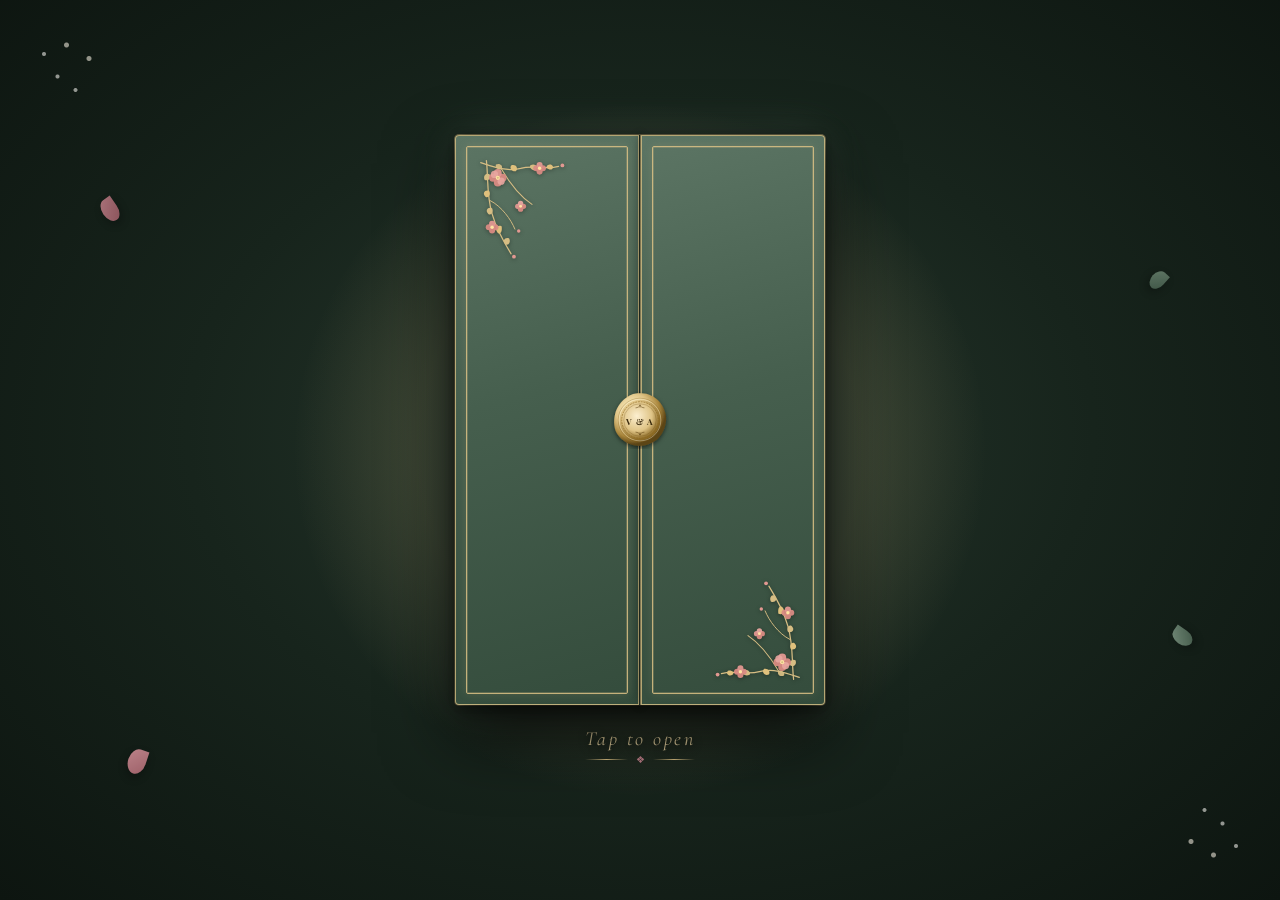
<file: index.html>
﻿<!DOCTYPE html>
<html lang="en">

<head>
    <meta charset="UTF-8">
    <meta name="viewport" content="width=device-width, initial-scale=1.0, maximum-scale=1.0, user-scalable=no">
    <title>Wedding Invitation — Arshitha & Vivek</title>
    <meta name="description"
        content="Interactive Digital Wedding Invitation for the wedding celebration of Arshitha & Vivek. Join us on 1st July 2026.">

    <!-- Google Fonts -->
    <link rel="preconnect" href="https://fonts.googleapis.com">
    <link rel="preconnect" href="https://fonts.gstatic.com" crossorigin>
    <link
        href="https://fonts.googleapis.com/css2?family=Alex+Brush&family=Cinzel:wght@500;600;700&family=Cormorant+Garamond:ital,wght@0,400;0,600;0,700;1,400;1,600&family=Great+Vibes&family=Lato:ital,wght@0,300;0,400;0,700;1,400&family=Playfair+Display:ital,wght@0,400;0,600;0,700;1,400;1,600&family=Poppins:ital,wght@0,300;0,400;0,500;0,600;0,700;1,400&display=swap"
        rel="stylesheet">

    <!-- CSS Stylesheets -->
    <link rel="stylesheet" href="css/main.css">
    <link rel="stylesheet" href="css/animations.css">
    <link rel="stylesheet" href="css/envelope.css">
    <link rel="stylesheet" href="css/events.css">
</head>

<body>

    <!-- Falling Petals Canvas Overlay -->
    <canvas id="petals-canvas"></canvas>

    <!-- Floating Background Music Control Button -->
    <button id="music-toggle-btn" class="music-toggle" aria-label="Toggle Background Music">
        <span class="music-icon">🎵</span>
    </button>

    <!-- Side Navigation Progress Dots -->
    <div class="nav-dots" id="nav-dots">
        <div class="nav-dot active" data-target="screen-welcome" title="Welcome"></div>
        <div class="nav-dot" data-target="screen-couple" title="Couple Intro"></div>
        <div class="nav-dot" data-target="screen-scratch" title="Scratch Reveal"></div>
        <div class="nav-dot" data-target="screen-haldi" title="Haldi"></div>

        <div class="nav-dot" data-target="screen-jodihaldi" title="Jodi Haldi"></div>
        <div class="nav-dot" data-target="screen-sangeeth" title="Sangeeth"></div>
        <div class="nav-dot" data-target="screen-reception" title="Reception"></div>
        <div class="nav-dot" data-target="screen-muhurtham" title="Muhurtham"></div>
        <div class="nav-dot" data-target="screen-families" title="Families"></div>
        <div class="nav-dot" data-target="screen-venue" title="Venue & Map"></div>
        <div class="nav-dot" data-target="screen-closing" title="With Love"></div>
    </div>

    <!-- ===================================================================
         ENVELOPE INTRO OVERLAY
         Appears before the invitation. Tapping opens the envelope
         and transitions directly to the existing first page.
         =================================================================== -->
    <div id="envelope-intro" role="button" tabindex="0" aria-label="Open wedding invitation"
        title="Tap to open your wedding invitation">

        <!-- Ambient Gypsophila and Petal Accents in Backdrop -->
        <div class="env-bg-decorations" aria-hidden="true">
            <span class="env-petal env-petal-1"></span>
            <span class="env-petal env-petal-2"></span>
            <span class="env-petal env-petal-3"></span>
            <span class="env-petal env-petal-4"></span>
            <span class="env-flora env-flora-tl"></span>
            <span class="env-flora env-flora-br"></span>
        </div>

        <div class="env-scene">

            <!-- The clickable envelope -->
            <button id="env-clickable" aria-label="Open wedding invitation" type="button">

                <div class="env-box">

                    <!-- LEFT GATEFOLD DOOR PANEL (Swings outward to the left) -->
                    <div class="env-panel env-panel-left" id="env-panel-left">
                        <div class="env-panel-face env-panel-front">
                            <!-- Inner Antique Gold Frame -->
                            <div class="env-panel-frame">
                                <!-- Top-Left Corner Floral Vine Decoration (Matches Reference Image) -->
                                <svg class="env-corner-vine env-corner-vine-tl" viewBox="0 0 100 120" fill="none"
                                    xmlns="http://www.w3.org/2000/svg" aria-hidden="true">
                                    <!-- Delicate Gold Vines -->
                                    <path d="M 6 8 C 18 12, 32 18, 48 14 C 62 10, 74 16, 88 12" stroke="#D6BD83"
                                        stroke-width="1.3" stroke-linecap="round" />
                                    <path d="M 12 6 C 14 22, 12 42, 18 62 C 22 76, 28 88, 38 104" stroke="#D6BD83"
                                        stroke-width="1.3" stroke-linecap="round" />
                                    <path d="M 28 15 C 38 32, 48 44, 60 52" stroke="#D6BD83" stroke-width="1.1"
                                        stroke-linecap="round" />
                                    <path d="M 16 48 C 28 54, 38 68, 42 78" stroke="#D6BD83" stroke-width="1"
                                        stroke-linecap="round" />

                                    <!-- Antique Gold Leaves -->
                                    <path d="M 22 10 C 26 8, 30 11, 28 15 C 24 16, 21 13, 22 10 Z" fill="#D6BD83"
                                        opacity="0.95" />
                                    <path d="M 38 11 C 43 9, 46 14, 43 17 C 39 18, 36 14, 38 11 Z" fill="#DFC07C" />
                                    <path d="M 58 11 C 63 8, 67 12, 64 16 C 60 17, 57 13, 58 11 Z" fill="#D6BD83" />
                                    <path d="M 76 11 C 80 8, 84 12, 81 15 C 77 16, 74 13, 76 11 Z" fill="#DFC07C" />
                                    <path d="M 10 26 C 8 21, 13 18, 16 21 C 17 25, 13 28, 10 26 Z" fill="#D6BD83" />
                                    <path d="M 11 44 C 7 40, 11 36, 15 38 C 17 42, 14 46, 11 44 Z" fill="#DFC07C" />
                                    <path d="M 14 62 C 10 58, 14 54, 18 56 C 20 60, 17 64, 14 62 Z" fill="#D6BD83" />
                                    <path d="M 24 82 C 20 78, 23 73, 28 75 C 29 80, 27 84, 24 82 Z" fill="#DFC07C" />
                                    <path d="M 32 94 C 28 90, 32 86, 36 88 C 38 92, 35 96, 32 94 Z" fill="#D6BD83" />

                                    <!-- Soft Floral Blush Blossoms -->
                                    <!-- Main Corner Flower -->
                                    <g transform="translate(24, 24)">
                                        <circle cx="-5" cy="0" r="4.2" fill="#D98B83" opacity="0.95" />
                                        <circle cx="5" cy="0" r="4.2" fill="#D98B83" opacity="0.95" />
                                        <circle cx="0" cy="-5" r="4.2" fill="#E29891" opacity="0.95" />
                                        <circle cx="0" cy="5" r="4.2" fill="#D98B83" opacity="0.95" />
                                        <circle cx="3.5" cy="3.5" r="3.8" fill="#E8A6A0" opacity="0.9" />
                                        <circle cx="-3.5" cy="-3.5" r="3.8" fill="#E8A6A0" opacity="0.9" />
                                        <circle cx="0" cy="0" r="2.2" fill="#FFE5A3" />
                                        <circle cx="0" cy="0" r="1.1" fill="#D6BD83" />
                                    </g>

                                    <!-- Flower Along Top Branch -->
                                    <g transform="translate(68, 14)">
                                        <circle cx="-3.5" cy="0" r="3.2" fill="#D98B83" opacity="0.95" />
                                        <circle cx="3.5" cy="0" r="3.2" fill="#D98B83" opacity="0.95" />
                                        <circle cx="0" cy="-3.5" r="3.2" fill="#E29891" opacity="0.95" />
                                        <circle cx="0" cy="3.5" r="3.2" fill="#D98B83" opacity="0.95" />
                                        <circle cx="0" cy="0" r="1.8" fill="#FFE5A3" />
                                    </g>

                                    <!-- Flower Along Downward Branch -->
                                    <g transform="translate(18, 76)">
                                        <circle cx="-3.5" cy="0" r="3.2" fill="#D98B83" opacity="0.95" />
                                        <circle cx="3.5" cy="0" r="3.2" fill="#D98B83" opacity="0.95" />
                                        <circle cx="0" cy="-3.5" r="3.2" fill="#E29891" opacity="0.95" />
                                        <circle cx="0" cy="3.5" r="3.2" fill="#D98B83" opacity="0.95" />
                                        <circle cx="0" cy="0" r="1.8" fill="#FFE5A3" />
                                    </g>

                                    <!-- Flower Inner Branch -->
                                    <g transform="translate(48, 54)">
                                        <circle cx="-3" cy="0" r="2.8" fill="#E29891" opacity="0.95" />
                                        <circle cx="3" cy="0" r="2.8" fill="#D98B83" opacity="0.95" />
                                        <circle cx="0" cy="-3" r="2.8" fill="#E8A6A0" opacity="0.95" />
                                        <circle cx="0" cy="3" r="2.8" fill="#D98B83" opacity="0.95" />
                                        <circle cx="0" cy="0" r="1.5" fill="#FFE5A3" />
                                    </g>

                                    <!-- Delicate Buds -->
                                    <circle cx="92" cy="11" r="2" fill="#E29891" />
                                    <circle cx="41" cy="107" r="2" fill="#E29891" />
                                    <circle cx="46" cy="80" r="1.8" fill="#E29891" />
                                </svg>
                            </div>
                        </div>
                        <div class="env-panel-face env-panel-back">
                            <div class="env-panel-back-lining"></div>
                        </div>
                    </div><!-- /.env-panel-left -->

                    <!-- RIGHT GATEFOLD DOOR PANEL (Swings outward to the right) -->
                    <div class="env-panel env-panel-right" id="env-panel-right">
                        <div class="env-panel-face env-panel-front">
                            <!-- Inner Antique Gold Frame -->
                            <div class="env-panel-frame">
                                <!-- Bottom-Right Corner Floral Vine Decoration (Matches Reference Image) -->
                                <svg class="env-corner-vine env-corner-vine-br" viewBox="0 0 100 120" fill="none"
                                    xmlns="http://www.w3.org/2000/svg" aria-hidden="true">
                                    <!-- Delicate Gold Vines climbing upward -->
                                    <path d="M 94 112 C 82 108, 68 102, 52 106 C 38 110, 26 104, 12 108"
                                        stroke="#D6BD83" stroke-width="1.3" stroke-linecap="round" />
                                    <path d="M 88 114 C 86 98, 88 78, 82 58 C 78 44, 72 32, 62 16" stroke="#D6BD83"
                                        stroke-width="1.3" stroke-linecap="round" />
                                    <path d="M 72 105 C 62 88, 52 76, 40 68" stroke="#D6BD83" stroke-width="1.1"
                                        stroke-linecap="round" />
                                    <path d="M 84 72 C 72 66, 62 52, 58 42" stroke="#D6BD83" stroke-width="1"
                                        stroke-linecap="round" />

                                    <!-- Antique Gold Leaves -->
                                    <path d="M 78 110 C 74 112, 70 109, 72 105 C 76 104, 79 107, 78 110 Z"
                                        fill="#D6BD83" opacity="0.95" />
                                    <path d="M 62 109 C 57 111, 54 106, 57 103 C 61 102, 64 106, 62 109 Z"
                                        fill="#DFC07C" />
                                    <path d="M 42 109 C 37 112, 33 108, 36 104 C 40 103, 43 107, 42 109 Z"
                                        fill="#D6BD83" />
                                    <path d="M 24 109 C 20 112, 16 108, 19 105 C 23 104, 26 107, 24 109 Z"
                                        fill="#DFC07C" />
                                    <path d="M 90 94 C 92 99, 87 102, 84 99 C 83 95, 87 92, 90 94 Z" fill="#D6BD83" />
                                    <path d="M 89 76 C 93 80, 89 84, 85 82 C 83 78, 86 74, 89 76 Z" fill="#DFC07C" />
                                    <path d="M 86 58 C 90 62, 86 66, 82 64 C 80 60, 83 56, 86 58 Z" fill="#D6BD83" />
                                    <path d="M 76 38 C 80 42, 77 47, 72 45 C 71 40, 73 36, 76 38 Z" fill="#DFC07C" />
                                    <path d="M 68 26 C 72 30, 68 34, 64 32 C 62 28, 65 24, 68 26 Z" fill="#D6BD83" />

                                    <!-- Soft Floral Blush Blossoms -->
                                    <!-- Main Corner Flower -->
                                    <g transform="translate(76, 96)">
                                        <circle cx="-5" cy="0" r="4.2" fill="#D98B83" opacity="0.95" />
                                        <circle cx="5" cy="0" r="4.2" fill="#D98B83" opacity="0.95" />
                                        <circle cx="0" cy="-5" r="4.2" fill="#E29891" opacity="0.95" />
                                        <circle cx="0" cy="5" r="4.2" fill="#D98B83" opacity="0.95" />
                                        <circle cx="3.5" cy="3.5" r="3.8" fill="#E8A6A0" opacity="0.9" />
                                        <circle cx="-3.5" cy="-3.5" r="3.8" fill="#E8A6A0" opacity="0.9" />
                                        <circle cx="0" cy="0" r="2.2" fill="#FFE5A3" />
                                        <circle cx="0" cy="0" r="1.1" fill="#D6BD83" />
                                    </g>

                                    <!-- Flower Along Bottom Branch -->
                                    <g transform="translate(32, 106)">
                                        <circle cx="-3.5" cy="0" r="3.2" fill="#D98B83" opacity="0.95" />
                                        <circle cx="3.5" cy="0" r="3.2" fill="#D98B83" opacity="0.95" />
                                        <circle cx="0" cy="-3.5" r="3.2" fill="#E29891" opacity="0.95" />
                                        <circle cx="0" cy="3.5" r="3.2" fill="#D98B83" opacity="0.95" />
                                        <circle cx="0" cy="0" r="1.8" fill="#FFE5A3" />
                                    </g>

                                    <!-- Flower Along Upward Branch -->
                                    <g transform="translate(82, 44)">
                                        <circle cx="-3.5" cy="0" r="3.2" fill="#D98B83" opacity="0.95" />
                                        <circle cx="3.5" cy="0" r="3.2" fill="#D98B83" opacity="0.95" />
                                        <circle cx="0" cy="-3.5" r="3.2" fill="#E29891" opacity="0.95" />
                                        <circle cx="0" cy="3.5" r="3.2" fill="#D98B83" opacity="0.95" />
                                        <circle cx="0" cy="0" r="1.8" fill="#FFE5A3" />
                                    </g>

                                    <!-- Flower Inner Branch -->
                                    <g transform="translate(52, 66)">
                                        <circle cx="-3" cy="0" r="2.8" fill="#E29891" opacity="0.95" />
                                        <circle cx="3" cy="0" r="2.8" fill="#D98B83" opacity="0.95" />
                                        <circle cx="0" cy="-3" r="2.8" fill="#E8A6A0" opacity="0.95" />
                                        <circle cx="0" cy="3" r="2.8" fill="#D98B83" opacity="0.95" />
                                        <circle cx="0" cy="0" r="1.5" fill="#FFE5A3" />
                                    </g>

                                    <!-- Delicate Buds -->
                                    <circle cx="8" cy="109" r="2" fill="#E29891" />
                                    <circle cx="59" cy="13" r="2" fill="#E29891" />
                                    <circle cx="54" cy="40" r="1.8" fill="#E29891" />
                                </svg>
                            </div>
                        </div>
                        <div class="env-panel-face env-panel-back">
                            <div class="env-panel-back-lining"></div>
                        </div>
                    </div><!-- /.env-panel-right -->

                    <!-- SMALL ELEGANT ROUND GOLD SEAL WITH V & A (Centered over the seam) -->
                    <div class="env-seal" id="env-seal" aria-hidden="true">
                        <svg class="env-seal-svg" viewBox="0 0 100 100" fill="none" xmlns="http://www.w3.org/2000/svg">
                            <defs>
                                <radialGradient id="sealMoltenGrad" cx="35%" cy="32%" r="65%">
                                    <stop offset="0%" stop-color="#FFFDF5" />
                                    <stop offset="20%" stop-color="#F5E4B3" />
                                    <stop offset="50%" stop-color="#DFC486" />
                                    <stop offset="80%" stop-color="#A8853B" />
                                    <stop offset="100%" stop-color="#5C4416" />
                                </radialGradient>
                                <radialGradient id="sealInnerBedGrad" cx="42%" cy="40%" r="58%">
                                    <stop offset="0%" stop-color="#FCEFD0" />
                                    <stop offset="65%" stop-color="#DFC486" />
                                    <stop offset="100%" stop-color="#8C6B26" />
                                </radialGradient>
                                <filter id="sealDepthGlow" x="-20%" y="-20%" width="140%" height="140%">
                                    <feDropShadow dx="0" dy="3" stdDeviation="3.5" flood-color="#000000"
                                        flood-opacity="0.55" />
                                </filter>
                            </defs>

                            <!-- Organic Molten Wax Rim -->
                            <path d="M 50 4 
                                     C 62 3, 74 9, 82 17 
                                     C 90 26, 96 38, 95 50 
                                     C 94 63, 89 75, 79 84 
                                     C 69 92, 55 96, 42 94 
                                     C 30 92, 19 86, 12 76 
                                     C 5 66, 4 52, 7 40 
                                     C 10 28, 18 16, 29 10 
                                     C 38 4, 44 4, 50 4 Z" fill="url(#sealMoltenGrad)" filter="url(#sealDepthGlow)" />

                            <!-- Inner Circular Stamp Bed -->
                            <circle cx="50" cy="50" r="37.5" stroke="#7A5412" stroke-width="0.8" opacity="0.6" />
                            <circle cx="50" cy="50" r="36" stroke="#FFF7D6" stroke-width="0.8" opacity="0.8" />
                            <circle cx="50" cy="50" r="34.5" fill="url(#sealInnerBedGrad)" />

                            <!-- Delicate Stamped Groove & Beaded Ring -->
                            <circle cx="50" cy="50" r="31.5" stroke="#8E691E" stroke-width="1.1"
                                stroke-dasharray="3.2 1.6" />
                            <circle cx="50" cy="50" r="28" stroke="#68470E" stroke-width="0.6" opacity="0.75" />

                            <!-- Top Foliage Sprig -->
                            <path d="M 50 25 C 49 27 46 29 43 29 M 50 25 C 51 27 54 29 57 29 M 50 24 L 50 28"
                                stroke="#533708" stroke-width="0.9" stroke-linecap="round" />

                            <!-- Centered Initials "V & A" in Refined Classical Serif -->
                            <text x="50" y="52" text-anchor="middle" dominant-baseline="central"
                                font-family="'Playfair Display', 'Cinzel', serif" font-size="14.5" font-weight="700"
                                fill="#38290D" letter-spacing="1.5">V &amp; A</text>

                            <!-- Bottom Mirrored Foliage Sprig -->
                            <path d="M 50 75 C 49 73 46 71 43 71 M 50 75 C 51 73 54 71 57 71 M 50 76 L 50 72"
                                stroke="#533708" stroke-width="0.9" stroke-linecap="round" />
                        </svg>
                    </div><!-- /.env-seal -->

                </div><!-- /.env-box -->

            </button><!-- /#env-clickable -->

            <!-- Elegant Gold "Tap to open" Text and Divider (Matches Reference Image) -->
            <div class="env-tap-hint" aria-hidden="true">
                <span class="env-tap-text">Tap to open</span>
                <div class="env-tap-divider">
                    <span class="env-tap-line"></span>
                    <span class="env-tap-glyph">❖</span>
                    <span class="env-tap-line"></span>
                </div>
            </div>

        </div><!-- /.env-scene -->

    </div><!-- /#envelope-intro -->

    <!-- Main Full-Screen Vertical Scroll Container -->
    <main class="invitation-container" id="invitation-container">

        <!-- ===================================================================
             SCREEN 1: WELCOME COVER
             =================================================================== -->
        <section class="invitation-screen screen-active" id="screen-welcome">
            <!-- Full-Page Background Image -->
            <div class="page1-bg-wrapper">
                <img src="assets/images/ii.jpeg" alt="Traditional Wedding Invitation Artwork" class="page1-bg-img">
            </div>

            <!-- Centered Text Overlay within the red invitation panel -->
            <div class="page1-text-overlay">
                <h2 class="page1-invited-heading">You’re Invited</h2>
                <p class="page1-left-subtext">To Witness a Forever of Love</p>
                <p class="page1-invite-intro">Join Us for a Beautiful Beginning</p>
                <p class="page1-invite-line4">As Two Hearts Become One</p>
            </div>
        </section>

        <!-- ===================================================================
             SCREEN 2: COUPLE INTRODUCTION (PAGE 2)
             =================================================================== -->
        <section class="invitation-screen" id="screen-couple">
            <!-- Full-Page Background Artwork (object-fit: contain — entire illustration shown) -->
            <div class="page2-bg-wrapper">
                <img src="assets/images/page 21.jpeg" alt="Traditional Wedding Invitation Artwork" class="page2-bg-img">
            </div>

            <!-- SINGLE UNIFIED TEXT BLOCK — centred below the two hands
                 Order: intro line → groom parent → names → bride parent (Bride's version) -->
            <div class="page2-lower-left-text anim-fade-up">
                <p class="page2-invitation-sub">Together with their families</p>
                <p class="page2-parents-text conf-groom-parents">Son of Sri Challa Venkata Swamy &amp; Smt. Sarala</p>

                <div class="page2-couple-wrapper">
                    <h1 class="page2-groom-name conf-groom-name">Vivek</h1>
                    <div class="page2-with-text">weds</div>
                    <h1 class="page2-bride-name conf-bride-name">Arshitha</h1>
                </div>

                <div class="page2-footer-text">
                    <p class="page2-parents-text conf-bride-parents">Daughter of Sri Mallu &amp; Smt. Mallu
                    </p>
                </div>
            </div>
        </section>

        <!-- ===================================================================
             SCREEN 3: SCRATCH TO REVEAL
             =================================================================== -->
        <section class="invitation-screen" id="screen-scratch">
            <div class="page3-frame">
                <!-- Page 3 Artwork showing the couple's walking feet -->
                <img src="assets/images/page 3.jpeg" alt="Wedding Invitation Artwork" class="page3-bg-img">

                <!-- Scratch card overlay placed directly over the image, immediately below the legs -->
                <div class="page3-scratch-overlay anim-fade-up delay-1">
                    <p class="serif-title page3-announcement-title">Special Announcement</p>
                    <p class="serif-sub page3-announcement-sub">Scratch the card below to reveal the date</p>

                    <div class="scratch-card-container anim-scale-in delay-2" id="scratch-card-container">
                        <div class="scratch-revealed-content">
                            <h2 class="serif-title conf-wedding-date"
                                style="font-size: 1.5rem; color: var(--color-maroon);">1st July 2026</h2>
                        </div>
                        <canvas id="scratch-canvas"></canvas>
                    </div>

                    <p class="page3-save-the-date">Save the Date</p>
                </div>
            </div>
        </section>

        <!-- Hidden countdown elements so JS does not break -->
        <span id="count-days" style="display:none;"></span>
        <span id="count-hours" style="display:none;"></span>
        <span id="count-minutes" style="display:none;"></span>
        <span id="count-seconds" style="display:none;"></span>

        <!-- ===================================================================
             EVENT PAGE 1 — HALDI
             =================================================================== -->
        <section class="invitation-screen event-page-screen event-theme-haldi" id="screen-haldi">
            <div class="event-page-header anim-fade-up">
                <p class="events-eyebrow">Wedding Event &middot; 1 of 5</p>
                <div class="events-divider"></div>
            </div>
            <div class="event-flip-card" tabindex="0" role="button" aria-label="Haldi Celebration — Tap to flip">
                <div class="event-flip-card-inner">
                    <div class="event-card-front">
                        <img src="assets/images/jodi 1n.jpeg" alt="Haldi Celebration" class="event-card-img"
                            loading="lazy">
                        <div class="event-card-title-overlay event-title-haldi">
                            <h2 class="event-card-title-text">HALDI</h2>
                        </div>
                    </div>
                    <div class="event-card-back">
                        <div class="event-card-back-decor"></div>
                        <div class="event-card-back-content">
                            <span class="event-back-auspicious">✦ ❖ ✦</span>
                            <span class="event-back-eyebrow">Auspicious Ceremony</span>
                            <h3 class="event-back-title">Chapra Pooja & Haldi</h3>
                            <div class="event-back-divider"></div>
                            <div class="event-back-info-block">
                                <div class="event-back-row">
                                    <span class="event-back-label">DATE</span>
                                    <span class="event-back-val" id="haldi-date">Thursday, 12th November 2026</span>
                                </div>
                                <div class="event-back-row">
                                    <span class="event-back-label">TIME</span>
                                    <span class="event-back-val" id="haldi-time">10:30 AM onwards</span>
                                </div>

                                <div class="event-back-row">
                                    <span class="event-back-label">VENUE</span>
                                    <span class="event-back-val" id="haldi-venue">Wedding Home</span>
                                </div>
                            </div>
                            <div class="event-back-divider-sub"></div>
                            <p class="event-back-tagline" id="haldi-tagline">A vibrant celebration of turmeric,
                                blessings and joy</p>
                            <span class="event-back-flip-return">&#x21BB; Tap to see photo</span>
                        </div>
                    </div>
                </div>
            </div>
            <p class="event-flip-hint">Touch to flip</p>
            <nav class="event-page-nav" aria-label="Event navigation">
                <span class="event-nav-placeholder"></span>
                <a class="event-nav-next" href="#screen-jodihaldi"
                    onclick="document.getElementById('screen-jodihaldi').scrollIntoView({behavior:'smooth'});return false;">Jodi
                    Haldi
                    &rarr;</a>
            </nav>
        </section>


        <!-- =================================================================== 
             EVENT PAGE 2 — JODI HALDI
             =================================================================== -->

        <!-- ===================================================================
             EVENT PAGE 2 — JODI HALDI
             =================================================================== -->

        <section class="invitation-screen event-page-screen event-theme-jodihaldi" id="screen-jodihaldi">
            <div class="event-page-header anim-fade-up">
                <p class="events-eyebrow">Wedding Event &middot; 2 of 5</p>
                <div class="events-divider"></div>
            </div>
            <div class="event-flip-card" tabindex="0" role="button" aria-label="Jodi Haldi Celebration — Tap to flip">
                <div class="event-flip-card-inner">
                    <div class="event-card-front">
                        <img src="assets/images/i (7).jpeg" alt="Jodi Haldi Celebration" class="event-card-img"
                            loading="lazy">
                        <div class="event-card-title-overlay event-title-jodihaldi">
                            <h2 class="event-card-title-text">JODI HALDI</h2>
                        </div>
                    </div>
                    <div class="event-card-back">
                        <div class="event-card-back-decor"></div>
                        <div class="event-card-back-content">
                            <span class="event-back-auspicious">✦ ❖ ✦</span>
                            <span class="event-back-eyebrow">Auspicious Ceremony</span>
                            <h3 class="event-back-title">Jodi Haldi</h3>
                            <div class="event-back-divider"></div>
                            <div class="event-back-info-block">
                                <div class="event-back-row">
                                    <span class="event-back-label">DATE</span>
                                    <span class="event-back-val" id="jodihaldi-date">Sunday, 15th November 2026</span>
                                </div>
                                <div class="event-back-row">
                                    <span class="event-back-label">TIME</span>
                                    <span class="event-back-val" id="jodihaldi-time">8:00 AM – 11:00 AM</span>
                                </div>

                                <div class="event-back-row">
                                    <span class="event-back-label">VENUE</span>
                                    <a href="https://www.google.com/maps?q=Alila+Meadows,+19/5,+Bilijaji,+Hesaraghatta,+Bengaluru,+Karnataka+560088&amp;ftid=0x3bae23007780365b:0x9bb463de8255f9cc&amp;entry=gps&amp;shh=CAE&amp;lucs=,94297699,100826475,94231188,94280568,100821559,47071704,94218641,94282134,94286869,100820247,100822504&amp;g_ep=CAISEjI2LjMzLjEuOTYxODkxNDMyMBgAIIgnKmcsOTQyOTc2OTksMTAwODI2NDc1LDk0MjMxMTg4LDk0MjgwNTY4LDEwMDgyMTU1OSw0NzA3MTcwNCw5NDIxODY0MSw5NDI4MjEzNCw5NDI4Njg2OSwxMDA4MjAyNDcsMTAwODIyNTA0QgJJTg%3D%3D&amp;skid=0ed668c7-2845-4617-ba2a-625ae33ab2d4&amp;g_st=iw"
                                        target="_blank" rel="noopener" class="event-venue-link"
                                        id="jodihaldi-venue">ALILA MEADOWS AND SK FARMS</a>
                                    <a href="https://www.google.com/maps?q=Alila+Meadows,+19/5,+Bilijaji,+Hesaraghatta,+Bengaluru,+Karnataka+560088&amp;ftid=0x3bae23007780365b:0x9bb463de8255f9cc&amp;entry=gps&amp;shh=CAE&amp;lucs=,94297699,100826475,94231188,94280568,100821559,47071704,94218641,94282134,94286869,100820247,100822504&amp;g_ep=CAISEjI2LjMzLjEuOTYxODkxNDMyMBgAIIgnKmcsOTQyOTc2OTksMTAwODI2NDc1LDk0MjMxMTg4LDk0MjgwNTY4LDEwMDgyMTU1OSw0NzA3MTcwNCw5NDIxODY0MSw5NDI4MjEzNCw5NDI4Njg2OSwxMDA4MjAyNDcsMTAwODIyNTA0QgJJTg%3D%3D&amp;skid=0ed668c7-2845-4617-ba2a-625ae33ab2d4&amp;g_st=iw"
                                        target="_blank" rel="noopener" class="event-venue-link event-venue-link-sub"
                                        id="jodihaldi-venue-address">19/5, Bilijaji, Hesaraghatta, Bengaluru, Karnataka
                                        – 560088</a>
                                </div>
                            </div>
                            <div class="event-back-divider-sub"></div>
                            <p class="event-back-tagline" id="jodihaldi-tagline">A joyous haldi celebration together
                                with love and laughter</p>
                            <span class="event-back-flip-return">&#x21BB; Tap to see photo</span>
                        </div>
                    </div>
                </div>
            </div>
            <p class="event-flip-hint">Touch to flip</p>
            <nav class="event-page-nav" aria-label="Event navigation">
                <a class="event-nav-prev" href="#screen-haldi"
                    onclick="document.getElementById('screen-haldi').scrollIntoView({behavior:'smooth'});return false;">&larr;
                    Haldi</a>
                <a class="event-nav-next" href="#screen-sangeeth"
                    onclick="document.getElementById('screen-sangeeth').scrollIntoView({behavior:'smooth'});return false;">Sangeeth
                    &rarr;</a>
            </nav>
        </section>

        <!-- ===================================================================
             EVENT PAGE 6 — SANGEETH
             =================================================================== -->
        <section class="invitation-screen event-page-screen event-theme-sangeeth" id="screen-sangeeth">
            <div class="event-page-header anim-fade-up">
                <p class="events-eyebrow">Wedding Event &middot; 3 of 5</p>
                <div class="events-divider"></div>
            </div>
            <div class="event-flip-card" tabindex="0" role="button" aria-label="Sangeeth Celebration — Tap to flip">
                <div class="event-flip-card-inner">
                    <div class="event-card-front">
                        <img src="assets/images/sangeeth1.jpeg" alt="Sangeeth Celebration" class="event-card-img"
                            loading="lazy">
                        <div class="event-card-title-overlay event-title-sangeeth">
                            <h2 class="event-card-title-text">SANGEETH</h2>
                        </div>
                    </div>
                    <div class="event-card-back">
                        <div class="event-card-back-decor"></div>
                        <div class="event-card-back-content">
                            <span class="event-back-auspicious">✦ ❖ ✦</span>
                            <span class="event-back-eyebrow">Musical Evening</span>
                            <h3 class="event-back-title">Sangeeth</h3>
                            <div class="event-back-divider"></div>
                            <div class="event-back-info-block">
                                <div class="event-back-row">
                                    <span class="event-back-label">DATE</span>
                                    <span class="event-back-val" id="sangeeth-date">Sunday, 15th November 2026</span>
                                </div>
                                <div class="event-back-row">
                                    <span class="event-back-label">TIME</span>
                                    <span class="event-back-val" id="sangeeth-time">1:00 PM – 3:00 PM</span>
                                </div>

                                <div class="event-back-row">
                                    <span class="event-back-label">VENUE</span>
                                    <a href="https://www.google.com/maps?q=Alila+Meadows,+19/5,+Bilijaji,+Hesaraghatta,+Bengaluru,+Karnataka+560088&amp;ftid=0x3bae23007780365b:0x9bb463de8255f9cc&amp;entry=gps&amp;shh=CAE&amp;lucs=,94297699,100826475,94231188,94280568,100821559,47071704,94218641,94282134,94286869,100820247,100822504&amp;g_ep=CAISEjI2LjMzLjEuOTYxODkxNDMyMBgAIIgnKmcsOTQyOTc2OTksMTAwODI2NDc1LDk0MjMxMTg4LDk0MjgwNTY4LDEwMDgyMTU1OSw0NzA3MTcwNCw5NDIxODY0MSw5NDI4MjEzNCw5NDI4Njg2OSwxMDA4MjAyNDcsMTAwODIyNTA0QgJJTg%3D%3D&amp;skid=0ed668c7-2845-4617-ba2a-625ae33ab2d4&amp;g_st=iw"
                                        target="_blank" rel="noopener" class="event-venue-link"
                                        id="sangeeth-venue">ALILA MEADOWS AND SK FARMS</a>
                                    <a href="https://www.google.com/maps?q=Alila+Meadows,+19/5,+Bilijaji,+Hesaraghatta,+Bengaluru,+Karnataka+560088&amp;ftid=0x3bae23007780365b:0x9bb463de8255f9cc&amp;entry=gps&amp;shh=CAE&amp;lucs=,94297699,100826475,94231188,94280568,100821559,47071704,94218641,94282134,94286869,100820247,100822504&amp;g_ep=CAISEjI2LjMzLjEuOTYxODkxNDMyMBgAIIgnKmcsOTQyOTc2OTksMTAwODI2NDc1LDk0MjMxMTg4LDk0MjgwNTY4LDEwMDgyMTU1OSw0NzA3MTcwNCw5NDIxODY0MSw5NDI4MjEzNCw5NDI4Njg2OSwxMDA4MjAyNDcsMTAwODIyNTA0QgJJTg%3D%3D&amp;skid=0ed668c7-2845-4617-ba2a-625ae33ab2d4&amp;g_st=iw"
                                        target="_blank" rel="noopener" class="event-venue-link event-venue-link-sub"
                                        id="sangeeth-venue-address">19/5, Bilijaji, Hesaraghatta, Bengaluru, Karnataka
                                        –
                                        560088</a>
                                </div>
                            </div>
                            <div class="event-back-divider-sub"></div>
                            <p class="event-back-tagline" id="sangeeth-tagline">An evening of dance, music and grand
                                celebration</p>
                            <span class="event-back-flip-return">&#x21BB; Tap to see photo</span>
                        </div>
                    </div>
                </div>
            </div>
            <p class="event-flip-hint">Touch to flip</p>
            <nav class="event-page-nav" aria-label="Event navigation">
                <a class="event-nav-prev" href="#screen-jodihaldi"
                    onclick="document.getElementById('screen-jodihaldi').scrollIntoView({behavior:'smooth'});return false;">&larr;
                    Jodi Haldi</a>
                <a class="event-nav-next" href="#screen-reception"
                    onclick="document.getElementById('screen-reception').scrollIntoView({behavior:'smooth'});return false;">Reception
                    &rarr;</a>
            </nav>
        </section>

        <!-- ===================================================================
             EVENT PAGE 7 — RECEPTION
             =================================================================== -->
        <section class="invitation-screen event-page-screen event-theme-reception" id="screen-reception">
            <div class="event-page-header anim-fade-up">
                <p class="events-eyebrow">Wedding Event &middot; 4 of 5</p>
                <div class="events-divider"></div>
            </div>
            <div class="event-flip-card" tabindex="0" role="button" aria-label="Reception Gala — Tap to flip">
                <div class="event-flip-card-inner">
                    <div class="event-card-front">
                        <img src="assets/images/i (10).jpeg" alt="Reception Gala" class="event-card-img" loading="lazy">
                        <div class="event-card-title-overlay event-title-reception">
                            <h2 class="event-card-title-text">RECEPTION</h2>
                        </div>
                    </div>
                    <div class="event-card-back">
                        <div class="event-card-back-decor"></div>
                        <div class="event-card-back-content">
                            <span class="event-back-auspicious">✦ ❖ ✦</span>
                            <span class="event-back-eyebrow">Grand Celebration</span>
                            <h3 class="event-back-title">Reception</h3>
                            <div class="event-back-divider"></div>
                            <div class="event-back-info-block">
                                <div class="event-back-row">
                                    <span class="event-back-label">DATE</span>
                                    <span class="event-back-val" id="reception-date">Sunday, 15th November 2026</span>
                                </div>
                                <div class="event-back-row">
                                    <span class="event-back-label">TIME</span>
                                    <span class="event-back-val" id="reception-time">6:30 PM onwards</span>
                                </div>

                                <div class="event-back-row">
                                    <span class="event-back-label">VENUE</span>
                                    <a href="https://www.google.com/maps?q=Alila+Meadows,+19/5,+Bilijaji,+Hesaraghatta,+Bengaluru,+Karnataka+560088&amp;ftid=0x3bae23007780365b:0x9bb463de8255f9cc&amp;entry=gps&amp;shh=CAE&amp;lucs=,94297699,100826475,94231188,94280568,100821559,47071704,94218641,94282134,94286869,100820247,100822504&amp;g_ep=CAISEjI2LjMzLjEuOTYxODkxNDMyMBgAIIgnKmcsOTQyOTc2OTksMTAwODI2NDc1LDk0MjMxMTg4LDk0MjgwNTY4LDEwMDgyMTU1OSw0NzA3MTcwNCw5NDIxODY0MSw5NDI4MjEzNCw5NDI4Njg2OSwxMDA4MjAyNDcsMTAwODIyNTA0QgJJTg%3D%3D&amp;skid=0ed668c7-2845-4617-ba2a-625ae33ab2d4&amp;g_st=iw"
                                        target="_blank" rel="noopener" class="event-venue-link" id="reception-venue">
                                        <span class="event-venue-img-btn">
                                            <img src="assets/images/location-banner.jpg"
                                                alt="View on Google Maps — ALILA MEADOWS AND SK FARMS">
                                        </span>
                                        <span class="event-venue-link-sub">ALILA MEADOWS AND SK FARMS · Hesaraghatta,
                                            Bengaluru</span>
                                    </a>
                                </div>
                            </div>
                            <div class="event-back-divider-sub"></div>
                            <p class="event-back-tagline" id="reception-tagline">An evening of celebration and grand
                                feast</p>
                            <span class="event-back-flip-return">&#x21BB; Tap to see photo</span>
                        </div>
                    </div>
                </div>
            </div>
            <p class="event-flip-hint">Touch to flip</p>
            <nav class="event-page-nav" aria-label="Event navigation">
                <a class="event-nav-prev" href="#screen-sangeeth"
                    onclick="document.getElementById('screen-sangeeth').scrollIntoView({behavior:'smooth'});return false;">&larr;
                    Sangeeth</a>
                <a class="event-nav-next" href="#screen-muhurtham"
                    onclick="document.getElementById('screen-muhurtham').scrollIntoView({behavior:'smooth'});return false;">Muhurtham
                    &rarr;</a>
            </nav>
        </section>

        <!-- ===================================================================
             EVENT PAGE 8 — MUHURTHAM
             =================================================================== -->
        <section class="invitation-screen event-page-screen event-theme-muhurtham" id="screen-muhurtham">
            <div class="event-page-header anim-fade-up">
                <p class="events-eyebrow">Wedding Event &middot; 5 of 5</p>
                <div class="events-divider"></div>
            </div>
            <div class="event-flip-card" tabindex="0" role="button" aria-label="Wedding Muhurtham — Tap to flip">
                <div class="event-flip-card-inner">
                    <div class="event-card-front">
                        <img src="assets/images/muhurtham.jpeg" alt="Wedding Muhurtham" class="event-card-img"
                            loading="lazy">
                        <div class="event-card-title-overlay event-title-muhurtham">
                            <h2 class="event-card-title-text">MUHURTHAM</h2>
                        </div>
                    </div>
                    <div class="event-card-back">
                        <div class="event-card-back-decor"></div>
                        <div class="event-card-back-content">
                            <span class="event-back-auspicious">✦ ❖ ✦</span>
                            <span class="event-back-eyebrow">Auspicious Ceremony</span>
                            <h3 class="event-back-title">Muhurtham</h3>
                            <div class="event-back-divider"></div>
                            <div class="event-back-info-block">
                                <div class="event-back-row">
                                    <span class="event-back-label">DATE</span>
                                    <span class="event-back-val" id="muhurtham-date">Monday, 16th November 2026</span>
                                </div>
                                <div class="event-back-row">
                                    <span class="event-back-label">TIME</span>
                                    <span class="event-back-val" id="muhurtham-time">Muhurtham – 9:30 AM</span>
                                </div>

                                <div class="event-back-row">
                                    <span class="event-back-label">VENUE</span>
                                    <a href="https://www.google.com/maps?q=Alila+Meadows,+19/5,+Bilijaji,+Hesaraghatta,+Bengaluru,+Karnataka+560088&amp;ftid=0x3bae23007780365b:0x9bb463de8255f9cc&amp;entry=gps&amp;shh=CAE&amp;lucs=,94297699,100826475,94231188,94280568,100821559,47071704,94218641,94282134,94286869,100820247,100822504&amp;g_ep=CAISEjI2LjMzLjEuOTYxODkxNDMyMBgAIIgnKmcsOTQyOTc2OTksMTAwODI2NDc1LDk0MjMxMTg4LDk0MjgwNTY4LDEwMDgyMTU1OSw0NzA3MTcwNCw5NDIxODY0MSw5NDI4MjEzNCw5NDI4Njg2OSwxMDA4MjAyNDcsMTAwODIyNTA0QgJJTg%3D%3D&amp;skid=0ed668c7-2845-4617-ba2a-625ae33ab2d4&amp;g_st=iw"
                                        target="_blank" rel="noopener" class="event-venue-link" id="muhurtham-venue">
                                        <span class="event-venue-img-btn">
                                            <img src="assets/images/location-banner.jpg"
                                                alt="View on Google Maps — ALILA MEADOWS AND SK FARMS">
                                        </span>
                                        <span class="event-venue-link-sub">ALILA MEADOWS AND SK FARMS · Hesaraghatta,
                                            Bengaluru</span>
                                    </a>
                                </div>
                            </div>
                            <div class="event-back-divider-sub"></div>
                            <p class="event-back-tagline" id="muhurtham-tagline">Joining hands in holy matrimony</p>
                            <span class="event-back-flip-return">&#x21BB; Tap to see photo</span>
                        </div>
                    </div>
                </div>
            </div>
            <p class="event-flip-hint">Touch to flip</p>
            <nav class="event-page-nav" aria-label="Event navigation">
                <a class="event-nav-prev" href="#screen-reception"
                    onclick="document.getElementById('screen-reception').scrollIntoView({behavior:'smooth'});return false;">&larr;
                    Reception</a>
                <a class="event-nav-next" href="#screen-families"
                    onclick="document.getElementById('screen-families').scrollIntoView({behavior:'smooth'});return false;">Families
                    &rarr;</a>
            </nav>
        </section>

        <!-- ===================================================================
             SCREEN 11: FAMILIES / AWAITING YOUR PRESENCE (imp.jpeg Full Background)
             =================================================================== -->
        <section class="invitation-screen" id="screen-families">
            <div class="families-bg-wrapper">
                <img src="assets/images/imp.jpeg" alt="Awaiting Your Noble Presence" class="families-bg-img">
            </div>

            <div class="families-content-overlay">
                <div class="anim-fade-up delay-1" style="text-align: center;">
                    <h1 class="script-heading families-heading">Awaiting your noble presence</h1>
                    <p class="serif-sub families-sub">With blessings and warm wishes</p>
                </div>

                <div class="anim-fade-up delay-2"
                    style="width: 100%; display: flex; flex-direction: column; align-items: center;">
                    <h2 class="script-heading families-subheading">The Families</h2>

                    <div class="family-box">
                        <p class="sans-meta" id="groom-family-title" style="color: var(--color-gold-dark);">GROOM'S
                            FAMILY
                        </p>
                        <p class="serif-title" id="groom-family-names"
                            style="color: var(--color-maroon); font-size: 1.1rem; margin-top: 4px;">Sri Challa Venkata
                            Swamy
                            &amp; Family</p>
                    </div>

                    <div class="family-box">
                        <p class="sans-meta" id="bride-family-title" style="color: var(--color-gold-dark);">BRIDE'S
                            FAMILY
                        </p>
                        <p class="serif-title" id="bride-family-names"
                            style="color: var(--color-maroon); font-size: 1.1rem; margin-top: 4px;">Sri Vam Mallu &amp;
                            Family</p>
                    </div>
                </div>
            </div>
        </section>

        <!-- ===================================================================
             SCREEN 10 & 11: VENUE, MAP & DARK VELVET CLOSING FOOTER
             =================================================================== -->
        <section class="invitation-screen" id="screen-venue">
            <div class="anim-fade-up delay-1">
                <h1 class="script-heading">Where We Celebrate</h1>
                <h2 class="serif-title" id="venue-name" style="color: var(--color-maroon); margin-top: 0.5rem;">ALILA
                    MEADOWS AND SK FARMS</h2>
                <p class="serif-sub" id="venue-address" style="font-size: 0.95rem; max-width: 320px;">19/5, Bilijaji,
                    Hesaraghatta, Bengaluru, Karnataka – 560088</p>
            </div>

            <!-- Interactive Location Illustration Container -->
            <div class="map-embed-container anim-scale-in delay-2">
                <a href="https://www.google.com/maps?q=Alila+Meadows,+19/5,+Bilijaji,+Hesaraghatta,+Bengaluru,+Karnataka+560088&amp;ftid=0x3bae23007780365b:0x9bb463de8255f9cc&amp;entry=gps&amp;shh=CAE&amp;lucs=,94297699,100826475,94231188,94280568,100821559,47071704,94218641,94282134,94286869,100820247,100822504&amp;g_ep=CAISEjI2LjMzLjEuOTYxODkxNDMyMBgAIIgnKmcsOTQyOTc2OTksMTAwODI2NDc1LDk0MjMxMTg4LDk0MjgwNTY4LDEwMDgyMTU1OSw0NzA3MTcwNCw5NDIxODY0MSw5NDI4MjEzNCw5NDI4Njg2OSwxMDA4MjAyNDcsMTAwODIyNTA0QgJJTg%3D%3D&amp;skid=0ed668c7-2845-4617-ba2a-625ae33ab2d4&amp;g_st=iw"
                    target="_blank" rel="noopener" aria-label="Open Alila Meadows, Hesaraghatta on Google Maps"
                    class="map-illustration-link">
                    <img src="assets/images/location-banner.jpg"
                        alt="Wedding Venue Location — ALILA MEADOWS AND SK FARMS, Bengaluru"
                        class="location-banner-img">
                </a>
            </div>

            <button id="get-directions-btn" class="btn-golden anim-fade-up delay-3">📍 GET DIRECTIONS</button>

            <!-- Travel Note Section -->
            <div class="travel-note-card anim-fade-up delay-3">
                <h3 class="travel-note-title">A Little Note on Travel 🚌</h3>
                <p class="travel-note-desc">We've arranged a bus from the Wedding Home to the wedding venue for your
                    convenience.</p>
                <div class="travel-note-details">
                    <p class="travel-note-row"><strong>Departure:</strong> Sunday at 5:00 PM</p>
                    <p class="travel-note-row"><strong>Pick-up Point:</strong> 15, 5th Cross, SMR Layout, Kalkere,
                        Hormavu – 560043</p>
                </div>
                <p class="travel-note-closing">We look forward to celebrating with you!</p>
            </div>
        </section>

        <!-- ===================================================================
             SCREEN 14: SEPARATE FINAL PAGE — CREATOR SIGNATURE
             =================================================================== -->
        <section class="invitation-screen" id="screen-closing">
            <div class="closing-signature-card anim-fade-up">
                <!-- Delicate Corner Botanical Decorations in Antique Gold & Muted Blush -->
                <svg class="closing-corner-botanical closing-botanical-tl" viewBox="0 0 80 80" fill="none"
                    xmlns="http://www.w3.org/2000/svg" aria-hidden="true">
                    <path d="M 6 6 C 18 10, 30 16, 44 14 C 54 12, 62 16, 72 14" stroke="#D6BD83" stroke-width="1.2"
                        stroke-linecap="round" />
                    <path d="M 10 6 C 12 18, 10 32, 14 46 C 17 56, 22 64, 30 74" stroke="#D6BD83" stroke-width="1.2"
                        stroke-linecap="round" />
                    <path d="M 22 9 C 25 7, 28 9, 27 13 C 24 14, 21 11, 22 9 Z" fill="#DFC07C" />
                    <path d="M 38 11 C 42 9, 44 13, 42 16 C 38 17, 36 14, 38 11 Z" fill="#D6BD83" />
                    <path d="M 9 22 C 7 19, 10 16, 13 18 C 14 21, 11 24, 9 22 Z" fill="#D6BD83" />
                    <path d="M 11 38 C 8 35, 11 32, 14 34 C 15 37, 13 40, 11 38 Z" fill="#DFC07C" />
                    <g transform="translate(20, 20)">
                        <circle cx="-3" cy="0" r="2.8" fill="#D98B83" opacity="0.9" />
                        <circle cx="3" cy="0" r="2.8" fill="#D98B83" opacity="0.9" />
                        <circle cx="0" cy="-3" r="2.8" fill="#E29891" opacity="0.9" />
                        <circle cx="0" cy="3" r="2.8" fill="#D98B83" opacity="0.9" />
                        <circle cx="0" cy="0" r="1.3" fill="#FFE5A3" />
                    </g>
                </svg>

                <svg class="closing-corner-botanical closing-botanical-br" viewBox="0 0 80 80" fill="none"
                    xmlns="http://www.w3.org/2000/svg" aria-hidden="true">
                    <path d="M 6 6 C 18 10, 30 16, 44 14 C 54 12, 62 16, 72 14" stroke="#D6BD83" stroke-width="1.2"
                        stroke-linecap="round" />
                    <path d="M 10 6 C 12 18, 10 32, 14 46 C 17 56, 22 64, 30 74" stroke="#D6BD83" stroke-width="1.2"
                        stroke-linecap="round" />
                    <path d="M 22 9 C 25 7, 28 9, 27 13 C 24 14, 21 11, 22 9 Z" fill="#DFC07C" />
                    <path d="M 38 11 C 42 9, 44 13, 42 16 C 38 17, 36 14, 38 11 Z" fill="#D6BD83" />
                    <path d="M 9 22 C 7 19, 10 16, 13 18 C 14 21, 11 24, 9 22 Z" fill="#D6BD83" />
                    <path d="M 11 38 C 8 35, 11 32, 14 34 C 15 37, 13 40, 11 38 Z" fill="#DFC07C" />
                    <g transform="translate(20, 20)">
                        <circle cx="-3" cy="0" r="2.8" fill="#D98B83" opacity="0.9" />
                        <circle cx="3" cy="0" r="2.8" fill="#D98B83" opacity="0.9" />
                        <circle cx="0" cy="-3" r="2.8" fill="#E29891" opacity="0.9" />
                        <circle cx="0" cy="3" r="2.8" fill="#D98B83" opacity="0.9" />
                        <circle cx="0" cy="0" r="1.3" fill="#FFE5A3" />
                    </g>
                </svg>

                <p class="closing-with-love">With love,</p>
                <div class="closing-divider-accent" aria-hidden="true"></div>
                <p class="closing-credit">Designed &amp; Created with Love</p>
                <div class="closing-names-list">
                    <p class="closing-name">Vinod.A</p>
                    <p class="closing-name">Vikram.A</p>
                    <p class="closing-name">Blessen Jeziel. V</p>
                    <p class="closing-name">Vanessa Elaine. V</p>
                </div>
            </div>
        </section>

    </main>

    <!-- JavaScript Files -->
    <script src="js/envelope.js"></script>
    <script src="js/config-bride.js"></script>
    <script src="js/music.js"></script>
    <script src="js/countdown.js"></script>
    <script src="js/scratch.js"></script>
    <script src="js/script.js"></script>
</body>

</html>
</file>
<file: css/main.css>
/* ==========================================================================
   DIGITAL WEDDING INVITATION - CORE DESIGN SYSTEM & STYLES
   ========================================================================== */

/* 1. Google Fonts Import */
@import url('https://fonts.googleapis.com/css2?family=Alex+Brush&family=Cinzel:wght@500;600;700&family=Cormorant+Garamond:ital,wght@0,400;0,600;0,700;1,400;1,600&family=Great+Vibes&family=Lato:ital,wght@0,300;0,400;0,700;1,400&family=Playfair+Display:ital,wght@0,400;0,600;0,700;1,400;1,600&family=Poppins:ital,wght@0,300;0,400;0,500;0,600;0,700;1,400&display=swap');

/* 2. Design Tokens & Variables */
:root {
    /* ── Coordinated Sage Green + Champagne Gold + Rose Gold Palette ── */
    --color-sage: #4E6554;
    --color-sage-dark: #2F4235;
    --color-sage-medium: #6E8774;
    --color-sage-light: #94AA99;
    --color-sage-tint: #EEF4F0;

    --color-gold: #DFC486;
    --color-gold-light: #F7E7C4;
    --color-gold-dark: #B8974B;

    --color-rose-gold: #C5838D;
    --color-rose-gold-light: #E8B4B8;
    --color-rose-gold-dark: #9E5B65;

    --color-ivory: #FFFDF9;
    --color-cream: #FAF6EE;
    --color-peach: #FAF0EE;

    /* Dark & Readable Typography Tokens */
    --color-text-dark: #222E26;
    --color-text-body: #344439;
    --color-text-muted: #5A6D60;
    --color-maroon: #243528;
    --color-maroon-dark: #17231A;

    /* Haldi Theme */
    --bg-haldi: linear-gradient(180deg, #FBF8EE 0%, #F5ECC8 60%, #E8D9A0 100%);
    --color-haldi-text: #3D2D10;

    /* Sangeet Theme */
    --bg-sangeet: radial-gradient(ellipse at 50% 25%, #243529 0%, #17241B 55%, #0B130E 100%);
    --color-sangeet-gold: #DFC486;

    /* Reception Theme */
    --bg-reception: radial-gradient(ellipse at 50% 25%, #2D3A30 0%, #1A261E 55%, #0D1610 100%);

    /* Closing Theme */
    --bg-closing: radial-gradient(circle at 50% 32%, #FFFDF9 0%, #FAF5EE 42%, #F3EAE4 78%, #EAE0D8 100%);

    /* Typography per Prompt Rules */
    --font-heading: 'Playfair Display', Georgia, serif;
    --font-serif-title: 'Playfair Display', 'Cormorant Garamond', Georgia, serif;
    --font-serif-body: 'Cormorant Garamond', 'Playfair Display', Georgia, serif;
    --font-script-primary: 'Great Vibes', 'Alex Brush', cursive;
    --font-script-secondary: 'Alex Brush', 'Great Vibes', cursive;
    --font-body: 'Poppins', 'Lato', -apple-system, BlinkMacSystemFont, sans-serif;
    --font-sans: 'Poppins', 'Lato', -apple-system, BlinkMacSystemFont, sans-serif;

    /* Spacing & Borders */
    --border-gold: 1px solid rgba(223, 196, 134, 0.55);
    --shadow-soft: 0 10px 30px rgba(34, 46, 38, 0.12);
    --shadow-gold: 0 0 20px rgba(223, 196, 134, 0.35);
}

/* 3. Global CSS Reset & Base */
* {
    margin: 0;
    padding: 0;
    box-sizing: border-box;
    -webkit-tap-highlight-color: transparent;
}

html,
body {
    width: 100%;
    height: 100%;
    overflow: hidden;
    font-family: var(--font-serif-body);
    background-color: var(--color-maroon-dark);
    color: #4A3B32;
    user-select: none;

    direction: ltr !important;
    unicode-bidi: normal !important;}

/* 4. Full-Screen Vertical Scroll Snap Container */
.invitation-container {
    width: 100vw;
    height: 100vh;
    overflow-y: scroll;
    scroll-snap-type: y mandatory;
    scroll-behavior: smooth;
    position: relative;
    -webkit-overflow-scrolling: touch;
}

/* Each screen is exactly 100vh x 100vw */
.invitation-screen {
    width: 100vw;
    height: 100vh;
    scroll-snap-align: start;
    scroll-snap-stop: always;
    position: relative;
    overflow: hidden;
    display: flex;
    flex-direction: column;
    align-items: center;
    justify-content: space-between;
    padding: 2.5rem 1.25rem 2rem 1.25rem; /* default */
    background-color: var(--color-cream);
    text-align: center;
}

/* 5. Floating Controls (Music & Side Dots) */
#petals-canvas {
    position: fixed;
    top: 0;
    left: 0;
    width: 100vw;
    height: 100vh;
    pointer-events: none;
    z-index: 99;
}

/* Music Floating Toggle Button */
.music-toggle {
    position: fixed;
    bottom: 24px;
    right: 20px;
    width: 50px;
    height: 50px;
    border-radius: 50%;
    background: rgba(223, 196, 134, 0.95);
    border: 2px solid #FFFDF9;
    color: #222E26;
    font-size: 1.35rem;
    display: flex;
    align-items: center;
    justify-content: center;
    cursor: pointer;
    z-index: 100;
    box-shadow: 0 4px 15px rgba(34, 46, 38, 0.25), 0 0 15px rgba(223, 196, 134, 0.35);
    transition: all 0.3s cubic-bezier(0.4, 0, 0.2, 1);
}

.music-toggle:hover {
    transform: scale(1.1);
    background: var(--color-gold);
}

.music-waves span {
    display: inline-block;
    width: 3px;
    height: 12px;
    background: #4A0E17;
    margin: 0 1px;
    border-radius: 2px;
    animation: wave 1.2s infinite ease-in-out;
}

.music-waves span:nth-child(2) {
    animation-delay: 0.2s;
}

.music-waves span:nth-child(3) {
    animation-delay: 0.4s;
}

/* Side Navigation Progress Dots */
.nav-dots {
    position: fixed;
    right: 12px;
    top: 50%;
    transform: translateY(-50%);
    display: flex;
    flex-direction: column;
    gap: 8px;
    z-index: 100;
}

.nav-dot {
    width: 8px;
    height: 8px;
    border-radius: 50%;
    background: rgba(110, 135, 116, 0.45);
    border: 1px solid rgba(223, 196, 134, 0.7);
    cursor: pointer;
    transition: all 0.3s ease;
}

.nav-dot.active {
    height: 20px;
    border-radius: 10px;
    background: #DFC486;
    box-shadow: 0 0 12px #DFC486;
}

/* 6. Typography Utilities */
.script-heading {
    font-family: var(--font-script-primary);
    font-size: 3rem;
    color: #243528;
    line-height: 1.2;
    margin-bottom: 0.5rem;
}

.serif-title {
    font-family: var(--font-serif-title);
    font-size: 1.3rem;
    letter-spacing: 2px;
    color: var(--color-gold-dark);
    text-transform: uppercase;
    font-weight: 700;
}

.serif-sub {
    font-family: var(--font-serif-body);
    font-size: 1.15rem;
    font-style: italic;
    color: #6B5B52;
}

.sans-meta {
    font-family: var(--font-sans);
    font-size: 0.85rem;
    letter-spacing: 1px;
    text-transform: uppercase;
    color: #8C7A6B;
}

/* ==========================================================================
   SCREEN SPECIFIC STYLES
   ========================================================================== */

/* --------------------------------------------------------------------------
   SCREEN 1: WELCOME COVER (PAGE 1)
   -------------------------------------------------------------------------- */
#screen-welcome {
    background: #F5EFEB;
    /* matches the warm cream border tone of i.jpeg */
    padding: 0;
    position: relative;
    overflow: hidden;
    display: flex;
    align-items: center;
    justify-content: center;
}

/* Full-page background wrapper for welcome screen */
.page1-bg-wrapper {
    position: absolute;
    inset: 0;
    width: 100%;
    height: 100%;
    z-index: 1;
    display: flex;
    align-items: center;
    justify-content: center;
    overflow: hidden;
}

/*
 * object-fit: contain preserves the image's natural aspect ratio and displays
 * the full intended composition of i.jpeg without excessive zooming, cropping,
 * or distortion. The matching background on #screen-welcome ensures seamless
 * blending on both mobile phones and laptops.
 */
.page1-bg-img {
    width: 100%;
    height: 100%;
    object-fit: contain;
    object-position: center center;
    display: block;
}

/* Mobile: center image vertically so the gap above and below the image are equal */
@media (max-width: 767px) {
    #screen-welcome {
        padding: 0 !important;
        align-items: center !important;
        justify-content: center !important;
    }

    .page1-bg-wrapper {
        align-items: center;
        justify-content: center;
    }

    .page1-bg-img {
        object-fit: contain;
        object-position: center center;
        transform: scale(1.24);
        transform-origin: center center;
    }
}

/*
 * ── PAGE 1 TEXT OVERLAY ─────────────────────────────────────────────────
 *
 * Visually centered within the large deep-red rectangular invitation panel of i.jpeg.
 * The red panel is horizontally centered (X: 13.3% to 86.7%, center: 50.0%).
 * Vertically, between the top border/hanging lamp (ends ~35%) and the lower-right/
 * lower-left floral decorations (begin ~52%-66%), the visual sweet spot
 * sits around 39%-41% of viewport height.
 *
 * Robust horizontal centering:
 * Using left: 0; right: 0; margin-left: auto; margin-right: auto; guarantees
 * horizontal centering independent of CSS transforms.
 */
.page1-text-overlay {
    position: absolute;
    top: 50%;
    left: 0;
    right: 0;
    margin-left: auto;
    margin-right: auto;
    transform: translateY(-50%);
    width: min(88%, 380px);
    max-height: 68vh;
    text-align: center;
    display: flex !important;
    flex-direction: column;
    align-items: center;
    justify-content: center;
    gap: 0;
    pointer-events: none;
    z-index: 10;
    opacity: 1 !important;
    visibility: visible !important;
}

/* ── Eyebrow: "WEDDING INVITATION" ── */
.page1-title {
    font-family: var(--font-serif-title);
    font-size: clamp(0.64rem, 2vw, 0.8rem);
    letter-spacing: 3.5px;
    color: #F3E5AB;
    font-weight: 700;
    text-transform: uppercase;
    margin-bottom: 0.22rem;
    text-shadow: 0 1px 8px rgba(0, 0, 0, 0.7);
}

/* ── Thin gold rule ── */
.page1-divider {
    width: 50px;
    height: 1px;
    background: linear-gradient(90deg, transparent, #D4AF37, transparent);
    margin: 0 auto 0.26rem auto;
    opacity: 0.85;
}

/* ── "YOU'RE INVITED" ── */
.page1-invited-heading {
    font-family: var(--font-script-primary);
    font-size: clamp(2.4rem, 6.8vw, 3.4rem);
    color: #FFF2CD;
    font-weight: 400;
    text-transform: capitalize;
    line-height: 1.25;
    letter-spacing: 1px;
    margin-bottom: 0.5rem;
    text-shadow: 0 2px 10px rgba(0, 0, 0, 0.75), 0 0 22px rgba(223, 196, 134, 0.55);
    direction: ltr !important;
}

/* ── "To Witness a Forever of Love" ── */
.page1-left-subtext {
    font-family: var(--font-serif-body);
    font-size: clamp(1.15rem, 3.2vw, 1.45rem);
    font-style: italic;
    font-weight: 500;
    letter-spacing: 0.8px;
    color: #F8E7CE;
    line-height: 1.45;
    margin-bottom: 0.5rem;
    text-shadow: 0 1px 6px rgba(0, 0, 0, 0.7), 0 0 10px rgba(223, 196, 134, 0.25);
    direction: ltr !important;
}

/* ── "Join Us for a Beautiful Beginning" ── */
.page1-invite-intro {
    font-family: var(--font-serif-body);
    font-size: clamp(1.12rem, 3vw, 1.42rem);
    font-style: italic;
    font-weight: 500;
    letter-spacing: 0.8px;
    color: #F6E2CA;
    line-height: 1.45;
    margin-bottom: 0.5rem;
    text-shadow: 0 1px 6px rgba(0, 0, 0, 0.65), 0 0 10px rgba(223, 196, 134, 0.25);
    direction: ltr !important;
}

/* ── "As Two Hearts Become One" ── */
.page1-invite-line4 {
    font-family: var(--font-serif-body);
    font-size: clamp(1.15rem, 3.2vw, 1.45rem);
    font-style: italic;
    font-weight: 600;
    letter-spacing: 0.8px;
    color: #FFF2CD;
    line-height: 1.45;
    margin-bottom: 0;
    text-shadow: 0 1px 6px rgba(0, 0, 0, 0.7), 0 0 12px rgba(223, 196, 134, 0.35);
    direction: ltr !important;
}

/* ── Couple name block ── */
.page1-couple-names {
    margin: 0.12rem 0 0.22rem 0;
    line-height: 1.15;
    display: flex;
    flex-direction: column;
    align-items: center;
    gap: 0.08rem;
}

.page1-bride-name,
.page1-groom-name {
    font-family: var(--font-serif-title);
    font-size: clamp(1.15rem, 4.4vw, 1.55rem);
    color: #FFFDF7;
    line-height: 1.2;
    font-weight: 700;
    letter-spacing: 2px;
    text-transform: uppercase;
    text-shadow:
        0 2px 12px rgba(0, 0, 0, 0.7),
        0 0 20px rgba(212, 175, 55, 0.35);
}

.page1-ampersand {
    font-family: var(--font-serif-body);
    font-size: clamp(1.1rem, 3.6vw, 1.35rem);
    font-style: italic;
    color: #E8C359;
    display: block;
    margin: 0.04rem 0;
    text-shadow: 0 1px 6px rgba(0, 0, 0, 0.55);
}

/* ── Date ── */
.page1-invite-date {
    font-family: var(--font-serif-title);
    font-size: clamp(0.66rem, 2.2vw, 0.84rem);
    letter-spacing: 2px;
    color: #F5CE62;
    font-weight: 600;
    margin-top: 0.35rem;
    text-shadow: 0 1px 6px rgba(0, 0, 0, 0.6);
}

/* ── Location ── */
.page1-invite-location {
    font-family: var(--font-sans);
    font-size: clamp(0.48rem, 1.5vw, 0.58rem);
    letter-spacing: 3.5px;
    color: #E8CFB0;
    margin-top: 0.14rem;
    text-transform: uppercase;
    font-weight: 500;
    text-shadow: 0 1px 5px rgba(0, 0, 0, 0.55);
}

/* ── Responsive fine-tuning ── */

/* Very short viewports (landscape phones, small screens) */
@media (max-height: 600px) {
    .page1-text-overlay {
        width: min(80%, 340px);
        max-height: 85vh;
        top: 50%;
        gap: 0;
    }

    .page1-invited-heading {
        font-size: 1.15rem;
        margin-bottom: 0.3rem;
        letter-spacing: 2px;
    }

    .page1-left-subtext,
    .page1-invite-intro,
    .page1-invite-line4 {
        font-size: 0.88rem;
        margin-bottom: 0.22rem;
    }

    .page1-invite-line4 {
        margin-bottom: 0;
    }
}

/* Portrait mobile phones (≤ 480px wide) — prominent heading & comfortable readability, centered */
@media (max-width: 480px) {
    .page1-text-overlay {
        width: min(88%, 340px);
        top: 50%;
        padding: 0 0.5rem;
    }

    .page1-invited-heading {
        font-size: clamp(1.35rem, 5.8vw, 1.65rem);
        letter-spacing: 2.2px;
        font-weight: 700;
        margin-bottom: 0.55rem;
        line-height: 1.25;
    }

    .page1-left-subtext,
    .page1-invite-intro,
    .page1-invite-line4 {
        font-size: clamp(1.05rem, 4.1vw, 1.22rem);
        line-height: 1.42;
        margin-bottom: 0.42rem;
    }

    .page1-invite-line4 {
        margin-bottom: 0;
    }

    .page1-bride-name,
    .page1-groom-name {
        font-size: clamp(1.25rem, 5.2vw, 1.6rem);
    }

    .page1-invite-date {
        font-size: clamp(0.74rem, 2.8vw, 0.92rem);
    }
}

/* Narrow mobile (≤ 360px wide) */
@media (max-width: 360px) {
    .page1-text-overlay {
        width: min(90%, 310px);
        top: 50%;
    }

    .page1-invited-heading {
        font-size: clamp(1.2rem, 5.2vw, 1.4rem);
        letter-spacing: 1.8px;
        margin-bottom: 0.45rem;
    }

    .page1-left-subtext,
    .page1-invite-intro,
    .page1-invite-line4 {
        font-size: clamp(0.95rem, 3.8vw, 1.08rem);
        margin-bottom: 0.35rem;
    }

    .page1-invite-line4 {
        margin-bottom: 0;
    }
}

/* Wide desktop — perfectly centered horizontally and vertically */
@media (min-width: 768px) {
    .page1-text-overlay {
        width: min(75%, 380px);
        top: 50%;
    }

    .page1-invited-heading {
        font-size: 1.95rem;
        margin-bottom: 0.7rem;
    }

    .page1-left-subtext,
    .page1-invite-intro,
    .page1-invite-line4 {
        font-size: 1.3rem;
        margin-bottom: 0.5rem;
    }

    .page1-invite-line4 {
        margin-bottom: 0;
    }
}

.btn-golden {
    background: linear-gradient(135deg, #4A6351 0%, #344839 100%);
    color: #FFF8E6;
    border: 1px solid #DFC486;
    padding: 0.75rem 2rem;
    border-radius: 25px;
    font-family: var(--font-body);
    font-size: 0.92rem;
    font-weight: 600;
    letter-spacing: 1.5px;
    cursor: pointer;
    box-shadow: 0 4px 15px rgba(74, 99, 81, 0.35), 0 0 12px rgba(223, 196, 134, 0.3);
    transition: all 0.3s ease;
}

.btn-golden:hover {
    transform: scale(1.05);
    background: linear-gradient(135deg, #57735F 0%, #3E5644 100%);
    box-shadow: 0 6px 20px rgba(74, 99, 81, 0.45), 0 0 18px rgba(223, 196, 134, 0.45);
}

/* --------------------------------------------------------------------------
   SCREEN 2: COUPLE INTRODUCTION (PAGE 2)
   -------------------------------------------------------------------------- */
#screen-couple {
    /*
     * page 21.jpeg has a pale blush-cream background.
     * object-fit: contain keeps the entire illustration visible; the matching
     * background colour makes any thin letterbox bars invisible.
     */
    background: #F0E8E0;
    /* matches the blush-cream tone of page 21.jpeg */
    padding: 0;
    position: relative;
    overflow: hidden;
    display: flex;
    align-items: center;
    justify-content: center;
}

/* Full-Page Background Artwork */
.page2-bg-wrapper {
    position: absolute;
    inset: 0;
    width: 100%;
    height: 100%;
    z-index: 1;
    display: flex;
    align-items: center;
    justify-content: center;
    overflow: hidden;
}

/*
 * object-fit: contain — shows the ENTIRE illustration, no crop.
 * The sandy border colour on #screen-couple blends with the image border
 * so there is no harsh letterbox bar visible.
 */
.page2-bg-img {
    width: 100%;
    height: 100%;
    object-fit: contain;
    object-position: center center;
    display: block;
}

/* ==========================================================================
   PAGE 2 — TEXT OVERLAYS  (tuned for page 21.jpeg)
   Image is portrait ~3:4. On a portrait phone it fills full width via
   object-fit: contain; the blush background fills any thin letterbox bars.

   Illustration zones (approximate % of image height):
     • Top arch + garlands + bells  : 0 – 20%
     • TWO HANDS meeting (centred)  : 20 – 55%   (horizontally spans full width)
     • Large empty cream/blush space: 55 – 83%   ← couple names block centred here
     • Bottom flower / plant border : 83 – 100%

   Upper-left safe zone for intro text:
     • Vertically   : 20 – 42% of image  (before the hands' wrist level)
     • Horizontally : 0 – 30%  (before the groom's blue hand begins)
   ========================================================================== */

/* ── "Together with their families" — intro header above the names block ── */
.page2-invitation-sub {
    font-family: var(--font-serif-body);
    font-size: clamp(0.95rem, 3vw, 1.25rem);
    font-style: italic;
    color: #243528;
    line-height: 1.3;
    font-weight: 600;
    letter-spacing: 0.5px;
    text-align: center;
    margin-bottom: 0.35rem;
    direction: ltr !important;
}

/* ── GROUP 2: CENTRED BELOW THE HANDS — couple identification block ── */
.page2-lower-left-text {
    position: absolute;
    /*
     * Centred horizontally — the hands meet at the horizontal midpoint.
     * top 53% = slightly above the wrists, well above the
     * bottom flower border (~83%).
     * left/right + margin auto gives true horizontal centering.
     */
    left: 0;
    right: 0;
    top: 53%;
    bottom: auto;
    margin-left: auto;
    margin-right: auto;
    z-index: 10;
    width: clamp(210px, 78vw, 340px);
    display: flex;
    flex-direction: column;
    align-items: center;
    justify-content: flex-start;
    text-align: center;
    gap: 0;
    pointer-events: none;
}

.page2-parents-text {
    font-family: var(--font-body);
    font-size: clamp(0.68rem, 2vw, 0.82rem);
    letter-spacing: 1px;
    text-transform: uppercase;
    color: #4E5F52;
    font-weight: 500;
    line-height: 1.5;
    margin: 0;
    direction: ltr !important;
}

.page2-couple-wrapper {
    margin: 0.45rem 0;
    line-height: 1.15;
    text-align: center;
    display: flex;
    flex-direction: column;
    align-items: center;
    gap: 0.1rem;
}

.page2-bride-name,
.page2-groom-name {
    font-family: var(--font-serif-title);
    font-size: clamp(1.45rem, 5vw, 2.05rem);
    color: #222E26;
    line-height: 1.2;
    font-weight: 700;
    letter-spacing: 1.5px;
    text-transform: uppercase;
    text-shadow: 0 1px 8px rgba(255, 255, 255, 0.8), 0 0 16px rgba(223, 196, 134, 0.25);
    display: block;
    text-align: center;
    direction: ltr !important;
}

.page2-with-text {
    font-family: var(--font-script-primary);
    font-size: clamp(1.35rem, 4.2vw, 1.75rem);
    color: #B8974B;
    margin: -0.05rem 0;
    text-align: center;
    display: block;
    line-height: 1.1;
    direction: ltr !important;
}

.page2-footer-text {
    margin-top: 0.3rem;
    text-align: center;
}

/* ── Responsive: portrait phones (≤ 480px wide) — enhanced readability ── */
@media (max-width: 480px) {
    .page2-lower-left-text {
        top: 52%;
        width: min(88%, 340px);
        padding: 0 0.5rem;
    }

    .page2-invitation-sub {
        font-size: clamp(1.08rem, 3.8vw, 1.28rem);
        margin-bottom: 0.3rem;
        line-height: 1.25;
        font-weight: 600;
    }

    .page2-parents-text {
        font-size: clamp(0.72rem, 2.5vw, 0.84rem);
        letter-spacing: 1px;
        line-height: 1.45;
        font-weight: 600;
    }

    .page2-couple-wrapper {
        margin: 0.35rem 0;
        gap: 0.05rem;
    }

    .page2-bride-name,
    .page2-groom-name {
        font-size: clamp(1.6rem, 5.8vw, 2.05rem);
        letter-spacing: 2px;
        line-height: 1.15;
    }

    .page2-with-text {
        font-size: clamp(1.35rem, 4.6vw, 1.7rem);
        margin: -0.05rem 0;
    }

    .page2-footer-text {
        margin-top: 0.25rem;
    }
}

/* ── Responsive: narrow portrait phones (≤ 390px wide) ── */
@media (max-width: 390px) {
    .page2-lower-left-text {
        top: 52%;
        width: min(90%, 320px);
    }

    .page2-invitation-sub {
        font-size: clamp(1rem, 3.4vw, 1.15rem);
    }

    .page2-parents-text {
        font-size: clamp(0.68rem, 2.2vw, 0.78rem);
        letter-spacing: 0.8px;
    }

    .page2-bride-name,
    .page2-groom-name {
        font-size: clamp(1.45rem, 5.2vw, 1.8rem);
    }

    .page2-with-text {
        font-size: clamp(1.25rem, 4.2vw, 1.55rem);
    }
}

/* ── Responsive: very short viewports (landscape phones) ── */
@media (max-height: 500px) {
    .page2-lower-left-text {
        top: 46%;
    }

    .page2-bride-name,
    .page2-groom-name {
        font-size: 1.15rem;
    }

    .page2-with-text {
        font-size: 0.95rem;
    }

    .page2-parents-text {
        font-size: 0.55rem;
    }
}

/* ── Responsive: tablet / desktop (≥ 600px wide) ── */
@media (min-width: 600px) {
    .page2-invitation-sub {
        font-size: clamp(1rem, 2.2vw, 1.25rem);
    }

    .page2-lower-left-text {
        top: 53%;
        width: clamp(240px, 55vw, 380px);
    }

    .page2-bride-name,
    .page2-groom-name {
        font-size: clamp(1.5rem, 4.5vw, 2rem);
    }

    .page2-with-text {
        font-size: clamp(1.25rem, 3vw, 1.65rem);
    }

    .page2-parents-text {
        font-size: clamp(0.58rem, 1.2vw, 0.72rem);
    }
}

/* --------------------------------------------------------------------------
   SCREEN 3: SCRATCH TO REVEAL / SAVE THE DATE
   -------------------------------------------------------------------------- */
#screen-scratch {
    background: #F5F5F5;
    padding: 0;
    position: relative;
    overflow: hidden;
    display: flex;
    align-items: center;
    justify-content: center;
}

/* Frame matching the exact aspect ratio of page 3.jpeg (880x1213) */
.page3-frame {
    position: relative;
    width: 100%;
    max-width: 500px;
    aspect-ratio: 880 / 1213;
    max-height: 100vh;
    margin: 0 auto;
    overflow: hidden;
    display: flex;
    align-items: center;
    justify-content: center;
}

.page3-bg-img {
    width: 100%;
    height: 100%;
    object-fit: contain;
    display: block;
}

/* Scratch-to-reveal block positioned directly over the image, immediately below the legs */
.page3-scratch-overlay {
    position: absolute;
    left: 0;
    right: 0;
    margin-left: auto;
    margin-right: auto;
    top: 48%;
    /* Positioned immediately beneath the legs (petals end at ~46.2%) */
    width: min(85%, 310px);
    display: flex;
    flex-direction: column;
    align-items: center;
    text-align: center;
    z-index: 5;
    pointer-events: auto;
}

.page3-announcement-title {
    font-family: var(--font-serif-title);
    color: #222E26;
    font-weight: 700;
    font-size: clamp(0.95rem, 3.2vw, 1.2rem);
    margin-bottom: 0.15rem;
    line-height: 1.2;
    direction: ltr !important;
}

.page3-announcement-sub {
    font-family: var(--font-body);
    color: #4E5F52;
    font-size: clamp(0.78rem, 2.4vw, 0.92rem);
    margin-bottom: 0.45rem;
    line-height: 1.3;
    direction: ltr !important;
}

.scratch-card-container {
    width: 100%;
    max-width: 290px;
    height: 85px;
    position: relative;
    border-radius: 12px;
    overflow: hidden;
    box-shadow: 0 8px 24px rgba(223, 196, 134, 0.32);
    border: 2px solid #DFC486;
    margin: 0.15rem auto 0 auto;
}

.scratch-revealed-content {
    position: absolute;
    top: 0;
    left: 0;
    width: 100%;
    height: 100%;
    background: linear-gradient(135deg, #FFFDF8 0%, #F7F2E6 100%);
    display: flex;
    flex-direction: column;
    align-items: center;
    justify-content: center;
}

#scratch-canvas {
    position: absolute;
    top: 0;
    left: 0;
    width: 100%;
    height: 100%;
    cursor: pointer;
    z-index: 2;
}

.page3-save-the-date {
    font-family: var(--font-serif-title);
    font-size: clamp(0.88rem, 2.6vw, 1.05rem);
    letter-spacing: 2.2px;
    font-weight: 600;
    color: #B8974B;
    margin-top: 0.55rem;
    line-height: 1.3;
    direction: ltr !important;
}

/* Responsive fine-tuning for page 3 */
@media (max-width: 480px) {
    .page3-scratch-overlay {
        top: 48%;
        width: min(86%, 295px);
    }

    .scratch-card-container {
        max-width: 280px;
        height: 82px;
    }

    .page3-save-the-date {
        font-size: 0.88rem;
        margin-top: 0.45rem;
        letter-spacing: 2px;
    }
}

@media (max-height: 620px) {
    .page3-scratch-overlay {
        top: 47%;
    }

    .page3-announcement-title {
        font-size: 0.88rem;
        margin-bottom: 0.1rem;
    }

    .page3-announcement-sub {
        font-size: 0.74rem;
        margin-bottom: 0.3rem;
    }

    .scratch-card-container {
        height: 72px;
    }

    .page3-save-the-date {
        font-size: 0.8rem;
        margin-top: 0.35rem;
    }
}



/* --------------------------------------------------------------------------
   SCREEN 4: EVENTS SCHEDULED INTRODUCTION (Top Text -> Middle Image -> Bottom Text)
   -------------------------------------------------------------------------- */
#screen-countdown {
    background: linear-gradient(180deg, #FFFDF9 0%, #FFF8F1 50%, #FFF2E8 100%);
    padding: 1.6rem 1.25rem 1.4rem 1.25rem !important;
    display: flex !important;
    flex-direction: column !important;
    justify-content: space-between !important;
    align-items: center !important;
    text-align: center !important;
    overflow: hidden !important;
    position: relative;
    box-sizing: border-box !important;
    width: 100% !important;
    height: 100vh !important;
}

/* Page 4 Top Section */
.page4-top-section {
    width: 100%;
    display: flex;
    flex-direction: column;
    align-items: center;
    text-align: center;
    padding: 0.25rem 0.5rem 0 0.5rem;
    z-index: 2;
    flex: 0 0 auto;
}

.page4-intro-eyebrow {
    font-family: var(--font-serif-body);
    font-size: 1.12rem;
    font-style: italic;
    color: var(--color-gold-dark);
    margin-bottom: 0.15rem;
    letter-spacing: 0.5px;
}

.page4-intro-heading {
    font-family: var(--font-serif-title);
    font-size: 1.6rem;
    font-weight: 700;
    letter-spacing: 2.5px;
    text-transform: uppercase;
    color: #243528;
    line-height: 1.15;
    margin: 0.1rem 0;
}

/* Page 4 Middle Image — Centered centerpiece with original proportions */
.page4-middle-image-wrapper {
    flex: 1 1 auto;
    max-height: 48%;
    width: 100%;
    display: flex;
    align-items: center;
    justify-content: center;
    padding: 0.35rem 0;
    overflow: hidden;
    position: relative;
    z-index: 2;
}

.page4-middle-img {
    max-height: 100%;
    max-width: 100%;
    width: auto;
    height: auto;
    object-fit: contain;
    display: block;
    border-radius: 14px;
    box-shadow: 0 10px 28px rgba(0, 0, 0, 0.15);
    border: 1.5px solid rgba(212, 175, 55, 0.45);
    background: rgba(0, 0, 0, 0.03);
}

/* Page 4 Bottom Section */
.page4-bottom-section {
    width: 100%;
    max-width: 350px;
    padding: 0 0.5rem 0.35rem 0.5rem;
    display: flex;
    align-items: center;
    justify-content: center;
    text-align: center;
    z-index: 2;
    flex: 0 0 auto;
}

.page4-bottom-body {
    font-family: var(--font-serif-body);
    font-size: 1.05rem;
    font-style: italic;
    color: #5C4B40;
    line-height: 1.5;
    margin: 0;
}

/* Page 4 Compact Viewport Adaptation */
@media (max-height: 700px),
(max-width: 400px) {
    #screen-countdown {
        padding: 1rem 1rem 0.9rem 1rem !important;
    }

    .page4-intro-eyebrow {
        font-size: 1rem;
    }

    .page4-intro-heading {
        font-size: 1.35rem;
        letter-spacing: 1.5px;
    }

    .page4-middle-image-wrapper {
        max-height: 44%;
    }

    .page4-bottom-body {
        font-size: 0.95rem;
        line-height: 1.35;
    }
}

.save-the-date-badge {
    background: linear-gradient(135deg, #FFF8E7 0%, #FFE0B2 100%);
    border: 1.5px solid var(--color-gold);
    padding: 0.6rem 1.8rem;
    border-radius: 30px;
    margin-bottom: 1.25rem;
    box-shadow: 0 4px 12px rgba(212, 175, 55, 0.2);
}

.countdown-grid {
    display: flex;
    gap: 12px;
    margin: 1.5rem 0;
}

.countdown-box {
    background: #FFF;
    border: 1.5px solid rgba(212, 175, 55, 0.5);
    border-radius: 12px;
    padding: 0.75rem 0.5rem;
    min-width: 70px;
    box-shadow: 0 4px 15px rgba(0, 0, 0, 0.05);
}

.countdown-digit {
    font-family: var(--font-serif-title);
    font-size: 1.8rem;
    font-weight: 700;
    color: #243528;
    line-height: 1;
}

.countdown-label {
    font-family: var(--font-sans);
    font-size: 0.65rem;
    letter-spacing: 1px;
    color: #8C7A6B;
    margin-top: 4px;
    text-transform: uppercase;
}

/* --------------------------------------------------------------------------
   SCREENS 5, 6, 7: EVENT PAGES — 60% TEXT + 40% IMAGE (SINGLE INVITATION PAGE)
   -------------------------------------------------------------------------- */

.event-split-screen {
    background-color: var(--color-cream);
    padding: 1.4rem 1.25rem 1.25rem 1.25rem !important;
    display: flex !important;
    flex-direction: column !important;
    align-items: center !important;
    justify-content: space-between !important;
    position: relative;
    overflow: hidden !important;
    text-align: center !important;
    box-sizing: border-box !important;
    width: 100% !important;
    height: 100vh !important;
}

/* (Obsolete event-split-screen theme backgrounds removed) */

/* --- TEXT AREA (≈ 60% of page) --- */
.event-split-text-col {
    flex: 0 0 58%;
    max-height: 58%;
    width: 100%;
    display: flex;
    flex-direction: column;
    justify-content: center;
    align-items: center;
    text-align: center;
    padding: 0.25rem 0.5rem;
    box-sizing: border-box;
    overflow: hidden;
    z-index: 2;
}

.event-split-eyebrow {
    display: block;
    font-family: var(--font-sans);
    font-size: 0.62rem;
    letter-spacing: 2.5px;
    text-transform: uppercase;
    font-weight: 600;
    margin-bottom: 0.15rem;
}

.event-split-title {
    font-family: var(--font-script-primary);
    font-size: 3.2rem;
    line-height: 1.05;
    margin: 0.1rem 0 0.25rem 0;
    letter-spacing: 0.5px;
}

.event-split-tagline {
    font-family: var(--font-serif-body);
    font-size: 0.95rem;
    font-style: italic;
    line-height: 1.35;
    max-width: 340px;
    margin: 0 auto;
}

.event-split-divider {
    width: 45px;
    height: 1.5px;
    margin: 0.4rem auto;
}

/* Details Section */
.event-split-details {
    display: flex;
    flex-direction: column;
    gap: 0.35rem;
    width: 100%;
    max-width: 340px;
    align-items: center;
}

.event-split-row {
    display: flex;
    flex-direction: column;
    gap: 0.05rem;
    text-align: center;
}

.event-split-label {
    font-family: var(--font-sans);
    font-size: 0.58rem;
    letter-spacing: 1.5px;
    text-transform: uppercase;
    font-weight: 600;
    opacity: 0.85;
}

.event-split-val {
    font-family: var(--font-serif-body);
    font-size: 1.05rem;
    font-weight: 600;
    line-height: 1.25;
    letter-spacing: 0.3px;
}

/* --- IMAGE AREA (≈ 40% of page) --- */
.event-split-image-col {
    flex: 0 0 42%;
    max-height: 42%;
    width: 100%;
    display: flex;
    align-items: center;
    justify-content: center;
    padding: 0.25rem 0.5rem;
    box-sizing: border-box;
    overflow: hidden;
    position: relative;
    z-index: 1;
}

/* Critical Contain Rule: Entire original image visible, uncropped, unzoomed */
.event-split-img {
    max-width: 100%;
    max-height: 100%;
    width: auto;
    height: auto;
    object-fit: contain;
    display: block;
    border-radius: 12px;
    box-shadow: 0 8px 24px rgba(0, 0, 0, 0.2);
    border: 1px solid rgba(212, 175, 55, 0.4);
    background: rgba(0, 0, 0, 0.04);
}

/* --- THEME PALETTES & CONTRAST --- */

/* Baale */
#screen-baale .event-split-eyebrow {
    color: #C2410C;
}

#screen-baale .event-split-title {
    color: #9A3412;
    text-shadow: 0 1px 2px rgba(254, 215, 170, 0.6);
}

#screen-baale .event-split-tagline {
    color: #7C2D12;
}

#screen-baale .event-split-divider {
    background: linear-gradient(90deg, transparent, #EA580C, transparent);
}

#screen-baale .event-split-label {
    color: #C2410C;
}

#screen-baale .event-split-val {
    color: #431407;
}

#screen-baale .event-split-img {
    border-color: rgba(234, 88, 12, 0.35);
    box-shadow: 0 8px 24px rgba(154, 52, 18, 0.15);
}

/* Haldi */
#screen-haldi .event-split-eyebrow {
    color: #92400E;
}

#screen-haldi .event-split-title {
    color: #78350F;
    text-shadow: 0 1px 2px rgba(254, 243, 199, 0.6);
}

#screen-haldi .event-split-tagline {
    color: #854D0E;
}

#screen-haldi .event-split-divider {
    background: linear-gradient(90deg, transparent, #D97706, transparent);
}

#screen-haldi .event-split-label {
    color: #B45309;
}

#screen-haldi .event-split-val {
    color: #451A03;
}

#screen-haldi .event-split-img {
    border-color: rgba(180, 83, 9, 0.35);
    box-shadow: 0 8px 24px rgba(120, 53, 15, 0.15);
}

/* Mehendi */
#screen-mehendi .event-split-eyebrow {
    color: #3F6212;
}

#screen-mehendi .event-split-title {
    color: #2E500A;
    text-shadow: 0 1px 2px rgba(213, 232, 179, 0.6);
}

#screen-mehendi .event-split-tagline {
    color: #365314;
}

#screen-mehendi .event-split-divider {
    background: linear-gradient(90deg, transparent, #65A30D, transparent);
}

#screen-mehendi .event-split-label {
    color: #4D7C0F;
}

#screen-mehendi .event-split-val {
    color: #14350A;
}

#screen-mehendi .event-split-img {
    border-color: rgba(101, 163, 13, 0.35);
    box-shadow: 0 8px 24px rgba(46, 80, 10, 0.15);
}

/* Sangeet */
#screen-sangeet .event-split-eyebrow {
    color: #FACC15;
}

#screen-sangeet .event-split-title {
    color: #FDE047;
    text-shadow: 0 0 20px rgba(253, 224, 71, 0.35);
}

#screen-sangeet .event-split-tagline {
    color: #FEF9C3;
}

#screen-sangeet .event-split-divider {
    background: linear-gradient(90deg, transparent, #FDE047, transparent);
}

#screen-sangeet .event-split-label {
    color: #FACC15;
}

#screen-sangeet .event-split-val {
    color: #FFFFFF;
}

#screen-sangeet .event-split-img {
    border-color: rgba(253, 224, 71, 0.4);
    box-shadow: 0 8px 24px rgba(0, 0, 0, 0.55);
}

/* Reception */
#screen-reception .event-split-eyebrow {
    color: #F472B6;
}

#screen-reception .event-split-title {
    color: #FBCFE8;
    text-shadow: 0 0 20px rgba(244, 114, 182, 0.35);
}

#screen-reception .event-split-tagline {
    color: #FDF2F8;
}

#screen-reception .event-split-divider {
    background: linear-gradient(90deg, transparent, #F472B6, transparent);
}

#screen-reception .event-split-label {
    color: #F472B6;
}

#screen-reception .event-split-val {
    color: #FFFFFF;
}

#screen-reception .event-split-img {
    border-color: rgba(244, 114, 182, 0.4);
    box-shadow: 0 8px 24px rgba(0, 0, 0, 0.55);
}

/* Compact viewport adaptation: ensures zero scrolling on shorter screens */
@media (max-height: 700px),
(max-width: 400px) {
    .event-split-screen {
        padding: 1rem 0.9rem 0.8rem 0.9rem !important;
    }

    .event-split-title {
        font-size: 2.6rem;
        margin: 0.05rem 0 0.15rem 0;
    }

    .event-split-tagline {
        font-size: 0.85rem;
        line-height: 1.2;
    }

    .event-split-divider {
        margin: 0.25rem auto;
    }

    .event-split-details {
        gap: 0.25rem;
    }

    .event-split-val {
        font-size: 0.96rem;
    }
}

/* (Obsolete event screen full-background layout removed; replaced by floating flip cards) */

.muhurtham-bg-wrapper {
    position: absolute;
    inset: 0;
    width: 100%;
    height: 100%;
    z-index: 1;
    overflow: hidden;
    display: flex;
    align-items: center;
    justify-content: center;
    background: #E5E5E5;
}

.muhurtham-bg-img {
    width: 100%;
    height: 100%;
    object-fit: contain;
    object-position: center;
    display: block;
}

/* Middle Gap Content Overlay — positioned precisely in the natural empty gap */
.muhurtham-content-overlay {
    position: absolute;
    inset: 0;
    z-index: 5;
    display: flex;
    flex-direction: column;
    align-items: center;
    justify-content: center;
    padding: 1.5rem;
    pointer-events: none;
}

.muhurtham-middle-box {
    pointer-events: auto;
    width: 82%;
    max-width: 320px;
    padding: 1.15rem 1.4rem;
    border-radius: 16px;
    /* Transparent so the event artwork shows through */
    background: rgba(255, 255, 255, 0.18);
    backdrop-filter: blur(2px);
    -webkit-backdrop-filter: blur(2px);
    border: 1px solid rgba(212, 175, 55, 0.55);
    box-shadow: 0 8px 30px rgba(0, 0, 0, 0.18), 0 2px 8px rgba(212, 175, 55, 0.2);
    text-align: center;
    display: flex;
    flex-direction: column;
    align-items: center;
    transform: translateY(-2%);
}

.muhurtham-eyebrow {
    font-family: var(--font-sans);
    font-size: 0.6rem;
    letter-spacing: 2px;
    text-transform: uppercase;
    color: var(--color-gold-dark);
    font-weight: 600;
    margin-bottom: 0.1rem;
    text-shadow: 0 1px 4px rgba(255, 255, 255, 0.9), 0 1px 8px rgba(0, 0, 0, 0.3);
}

.muhurtham-title {
    font-family: var(--font-script-primary);
    font-size: 2.7rem;
    line-height: 1.05;
    color: #243528;
    margin: 0.1rem 0 0.2rem 0;
    text-shadow: 0 2px 8px rgba(255, 255, 255, 0.95), 0 1px 12px rgba(0, 0, 0, 0.2);
}

.muhurtham-divider {
    width: 45px;
    height: 1.5px;
    background: linear-gradient(90deg, transparent, var(--color-gold), transparent);
    margin: 0.35rem auto 0.55rem auto;
}

.muhurtham-details {
    display: flex;
    flex-direction: column;
    gap: 0.45rem;
    width: 100%;
}

.muhurtham-row {
    display: flex;
    flex-direction: column;
    gap: 0.05rem;
    text-align: center;
}

.muhurtham-label {
    font-family: var(--font-sans);
    font-size: 0.58rem;
    letter-spacing: 1.5px;
    text-transform: uppercase;
    font-weight: 600;
    color: #8C6D23;
    text-shadow: 0 1px 4px rgba(255, 255, 255, 0.9);
}

.muhurtham-val {
    font-family: var(--font-serif-body);
    font-size: 1.05rem;
    font-weight: 600;
    color: #243528;
    line-height: 1.25;
    text-shadow: 0 1px 6px rgba(255, 255, 255, 0.9), 0 1px 4px rgba(0, 0, 0, 0.15);
}

@media (max-height: 700px),
(max-width: 400px) {
    .muhurtham-middle-box {
        padding: 0.9rem 1.1rem;
        max-width: 290px;
    }

    .muhurtham-title {
        font-size: 2.3rem;
    }

    .muhurtham-details {
        gap: 0.3rem;
    }

    .muhurtham-val {
        font-size: 0.95rem;
    }
}

/* --------------------------------------------------------------------------
   SCREEN 11: FAMILIES & AWAITING YOUR PRESENCE (imp.jpeg full background)
   -------------------------------------------------------------------------- */
#screen-families {
    position: relative;
    overflow: hidden !important;
    display: flex !important;
    flex-direction: column !important;
    align-items: center !important;
    justify-content: center !important;
    padding: 0 !important;
    background: #1C0A06;
}

.families-bg-wrapper {
    position: absolute;
    inset: 0;
    width: 100%;
    height: 100%;
    z-index: 1;
    overflow: hidden;
    display: flex;
    align-items: center;
    justify-content: center;
}

.families-bg-img {
    width: 100%;
    height: 100%;
    object-fit: cover;
    object-position: center;
    display: block;
}

.families-content-overlay {
    position: relative;
    z-index: 5;
    width: 100%;
    height: 100%;
    display: flex;
    flex-direction: column;
    align-items: center;
    justify-content: space-evenly;
    padding: 2.2rem 1.25rem 2rem 1.25rem;
    box-sizing: border-box;
    background: rgba(20, 6, 4, 0.32);
}

.families-heading {
    font-size: 2.7rem;
    color: #FFFDF8 !important;
    text-shadow: 0 2px 10px rgba(0, 0, 0, 0.7);
    line-height: 1.1;
    margin-bottom: 0.2rem;
}

.families-sub {
    color: #FED7AA !important;
    font-size: 1.05rem;
    text-shadow: 0 1px 4px rgba(0, 0, 0, 0.6);
    margin: 0;
}

.families-subheading {
    font-size: 2.3rem;
    color: #FDE68A !important;
    text-shadow: 0 2px 8px rgba(0, 0, 0, 0.7);
    margin-bottom: 0.3rem;
}

.family-box {
    margin: 0.55rem 0;
    padding: 0.85rem 1.25rem;
    border-radius: 14px;
    background: rgba(255, 253, 248, 0.95);
    backdrop-filter: blur(8px);
    -webkit-backdrop-filter: blur(8px);
    border: 1px solid rgba(223, 196, 134, 0.75);
    width: 100%;
    max-width: 320px;
    box-shadow: 0 8px 25px rgba(0, 0, 0, 0.22);
    text-align: center;
    direction: ltr !important;
}

@media (max-height: 700px),
(max-width: 400px) {
    .families-content-overlay {
        padding: 1.2rem 1rem;
    }

    .families-heading {
        font-size: 2.2rem;
    }

    .families-sub {
        font-size: 0.9rem;
    }

    .families-subheading {
        font-size: 1.9rem;
    }

    .family-box {
        margin: 0.35rem 0;
        padding: 0.65rem 1rem;
        max-width: 290px;
    }
}

/* --------------------------------------------------------------------------
   SCREEN 13: VENUE, MAP & TRAVEL NOTE
   -------------------------------------------------------------------------- */
#screen-venue {
    background: linear-gradient(180deg, #FFF9F5 0%, #FFF0EA 60%, #FFF5ED 100%);
    padding: 2.2rem 1.25rem 2rem 1.25rem;
    height: 100vh !important;
    min-height: 100vh !important;
    min-height: 100dvh !important;
    overflow-y: auto !important;
    overflow-x: hidden !important;
    display: flex !important;
    flex-direction: column !important;
    align-items: center !important;
    justify-content: space-evenly !important;
    text-align: center;
    position: relative;
}

.map-embed-container {
    width: 100%;
    max-width: 420px;
    height: 190px;
    border-radius: 12px;
    overflow: hidden;
    border: 2px solid var(--color-gold);
    box-shadow: 0 8px 20px rgba(0, 0, 0, 0.12);
    margin: 0.5rem 0;
    background: #FFFDF9;
    position: relative;
    flex-shrink: 0;
}

.map-embed-container a,
.map-illustration-link {
    display: block;
    width: 100%;
    height: 100%;
    text-decoration: none;
    cursor: pointer;
}

.map-embed-container img,
.location-banner-img {
    width: 100%;
    height: 100%;
    object-fit: cover;
    object-position: center;
    display: block;
    transition: transform 0.35s ease;
}

.map-embed-container:hover .location-banner-img,
.map-embed-container:active .location-banner-img {
    transform: scale(1.025);
}

.map-embed-container iframe {
    width: 100%;
    height: 100%;
    border: none;
}

.travel-note-card {
    background: rgba(255, 255, 255, 0.94);
    border: 1px solid var(--color-gold);
    border-radius: 12px;
    padding: 0.75rem 1rem;
    max-width: 390px;
    width: 92%;
    margin: 0.4rem auto 0 auto;
    text-align: center;
    box-shadow: 0 4px 15px rgba(0, 0, 0, 0.06);
    flex-shrink: 0;
}

.travel-note-title {
    font-family: var(--font-serif-title);
    font-size: clamp(0.85rem, 2.6vw, 0.98rem);
    color: #243528;
    margin-bottom: 0.25rem;
    letter-spacing: 1px;
}

.travel-note-desc {
    font-family: var(--font-serif-body);
    font-size: clamp(0.82rem, 2.4vw, 0.92rem);
    color: #4A3B32;
    line-height: 1.35;
    margin-bottom: 0.35rem;
}

.travel-note-details {
    margin: 0.3rem 0;
    padding: 0.25rem 0;
    border-top: 1px dashed rgba(212, 175, 55, 0.4);
    border-bottom: 1px dashed rgba(212, 175, 55, 0.4);
}

.travel-note-row {
    font-family: var(--font-sans);
    font-size: clamp(0.72rem, 2.1vw, 0.8rem);
    color: #5C4B40;
    margin: 0.15rem 0;
    line-height: 1.35;
}

.travel-note-closing {
    font-family: var(--font-serif-body);
    font-size: clamp(0.82rem, 2.3vw, 0.9rem);
    font-style: italic;
    color: var(--color-gold-dark);
    margin-top: 0.25rem;
}

@media (max-width: 480px) {
    #screen-venue {
        padding: 1.1rem 0.9rem 0.8rem 0.9rem !important;
        justify-content: center !important;
        gap: 0.35rem;
    }

    #screen-venue .script-heading {
        font-size: 1.85rem;
        margin-bottom: 0.1rem;
        line-height: 1.15;
    }

    #venue-name {
        font-size: 0.95rem;
        margin-top: 0.15rem;
        letter-spacing: 1.5px;
    }

    #venue-address {
        font-size: 0.78rem;
        line-height: 1.3;
        max-width: 290px;
    }

    .map-embed-container {
        height: 125px;
        max-width: 320px;
        margin: 0.25rem 0;
        border-radius: 10px;
    }

    #get-directions-btn {
        padding: 0.46rem 1.4rem;
        font-size: 0.82rem;
        margin: 0.15rem 0;
    }

    .travel-note-card {
        padding: 0.55rem 0.85rem;
        max-width: 350px;
        width: 95%;
        margin: 0.15rem auto 0 auto;
        border-radius: 10px;
    }

    .travel-note-title {
        font-size: 0.88rem;
        margin-bottom: 0.15rem;
    }

    .travel-note-desc {
        font-size: 0.76rem;
        line-height: 1.3;
        margin-bottom: 0.25rem;
    }

    .travel-note-details {
        margin: 0.2rem 0;
        padding: 0.2rem 0;
    }

    .travel-note-row {
        font-size: 0.72rem;
        line-height: 1.3;
        margin: 0.1rem 0;
    }

    .travel-note-closing {
        font-size: 0.76rem;
        margin-top: 0.18rem;
    }
}

@media (max-width: 360px),
(max-height: 660px) {
    #screen-venue {
        padding: 0.7rem 0.75rem 0.5rem 0.75rem !important;
        gap: 0.2rem;
    }

    #screen-venue .script-heading {
        font-size: 1.6rem;
    }

    #screen-venue .serif-title {
        font-size: 0.85rem;
    }

    #screen-venue .serif-sub {
        font-size: 0.7rem;
    }

    .map-embed-container {
        height: 100px;
        max-width: 270px;
        margin: 0.15rem 0;
    }

    #get-directions-btn {
        padding: 0.4rem 1.15rem;
        font-size: 0.76rem;
    }

    .travel-note-card {
        padding: 0.42rem 0.7rem;
        max-width: 300px;
    }

    .travel-note-title {
        font-size: 0.8rem;
    }

    .travel-note-desc {
        font-size: 0.7rem;
        line-height: 1.22;
    }

    .travel-note-details {
        margin: 0.15rem 0;
        padding: 0.15rem 0;
    }

    .travel-note-row {
        font-size: 0.66rem;
        margin: 0.08rem 0;
    }

    .travel-note-closing {
        font-size: 0.7rem;
        margin-top: 0.1rem;
    }
}

/* --------------------------------------------------------------------------
   SCREEN 14: SEPARATE FINAL PAGE — CREATOR SIGNATURE
   -------------------------------------------------------------------------- */
/* --------------------------------------------------------------------------
   SCREEN 14: SEPARATE FINAL PAGE — CREATOR SIGNATURE
   Warm ivory & soft champagne cream with delicate dusty rose and antique gold
   -------------------------------------------------------------------------- */
#screen-closing {
    background: radial-gradient(circle at 50% 32%, #FFFDF9 0%, #FFF7F2 42%, #F9ECE6 78%, #F4DED6 100%);
    display: flex !important;
    flex-direction: column !important;
    align-items: center !important;
    justify-content: center !important;
    padding: 1.5rem !important;
    text-align: center;
    position: relative;
    overflow: hidden;
    height: 100vh !important;
    min-height: 100vh !important;
    min-height: 100dvh !important;
}

.closing-signature-card {
    position: relative;
    display: flex;
    flex-direction: column;
    align-items: center;
    justify-content: center;
    text-align: center;
    max-width: 410px;
    width: min(90%, 400px);
    padding: 2.8rem 2.2rem;
    border-radius: 20px;
    background: rgba(255, 253, 249, 0.92);
    backdrop-filter: blur(14px);
    -webkit-backdrop-filter: blur(14px);
    border: 1px solid rgba(223, 196, 134, 0.65);
    box-shadow:
        0 18px 45px rgba(197, 131, 141, 0.14),
        0 2px 12px rgba(223, 196, 134, 0.16),
        inset 0 0 28px rgba(255, 250, 245, 0.85);
    direction: ltr !important;
}

/* Corner Botanical Decorations */
.closing-corner-botanical {
    position: absolute;
    width: 62px;
    height: 62px;
    pointer-events: none;
    opacity: 0.9;
}

.closing-botanical-tl {
    top: 10px;
    left: 10px;
}

.closing-botanical-br {
    bottom: 10px;
    right: 10px;
    transform: rotate(180deg);
}

/* Line 1: With love, */
.closing-with-love {
    font-family: var(--font-script-primary);
    font-size: clamp(1.8rem, 5.5vw, 2.5rem);
    font-weight: 400;
    color: #B76E79;
    letter-spacing: 0.5px;
    line-height: 1.25;
    margin: 0;
    direction: ltr !important;
}

/* Delicate Antique Gold Divider Accent */
.closing-divider-accent {
    width: 55px;
    height: 1px;
    background: linear-gradient(90deg, transparent, #DFC486, transparent);
    margin: 0.4rem auto 0.65rem auto;
}

/* Line 2: Designed & Created with Love */
.closing-credit {
    font-family: var(--font-body);
    font-size: clamp(0.68rem, 2vw, 0.78rem);
    text-transform: uppercase;
    font-weight: 500;
    letter-spacing: 2.2px;
    color: #7A555D;
    line-height: 1.4;
    margin: 0 0 0.65rem 0;
    direction: ltr !important;
}

/* Line 3: Adhikshitha Saran.R (Signature-Style) */
.closing-name {
    font-family: var(--font-serif-title);
    font-size: clamp(1.05rem, 2.8vw, 1.25rem);
    font-weight: 600;
    color: #222E26;
    line-height: 1.6;
    letter-spacing: 0.8px;
    margin: 0;
    direction: ltr !important;
}

@media (max-width: 480px) {
    .closing-signature-card {
        padding: 2.2rem 1.4rem;
        width: 88%;
    }

    .closing-corner-botanical {
        width: 48px;
        height: 48px;
    }

    .closing-with-love {
        font-size: clamp(1.2rem, 4.4vw, 1.45rem);
    }

    .closing-divider-accent {
        width: 45px;
        margin: 0.35rem auto 0.55rem auto;
    }

    .closing-credit {
        font-size: clamp(0.64rem, 2.1vw, 0.74rem);
        letter-spacing: 1.8px;
        margin-bottom: 0.55rem;
    }

    .closing-name {
        font-size: clamp(2.1rem, 7.6vw, 2.7rem);
    }
}

@media (max-height: 600px) {
    .closing-signature-card {
        padding: 1.6rem 1.2rem;
    }

    .closing-corner-botanical {
        width: 38px;
        height: 38px;
    }

    .closing-name {
        font-size: 2rem;
    }
}

/* ==========================================================================
   RESPONSIVE MEDIA QUERIES
   ========================================================================== */

/* Mobile Phones (360px to 480px) */
@media (max-width: 480px) {
    .script-heading {
        font-size: 2.5rem;
    }

    .couple-name-main {
        font-size: 2.8rem;
    }

    .palace-artwork-container {
        height: 150px;
    }

    .countdown-grid {
        gap: 8px;
    }

    .countdown-box {
        min-width: 60px;
        padding: 0.5rem 0.3rem;
    }

    .countdown-digit {
        font-size: 1.5rem;
    }

    /* Page 1 & 2 Mobile — see page-specific blocks above */
}

/* Tablets & Laptops */
@media (min-width: 768px) {
    .invitation-screen {
        max-width: 500px;
        margin: 0 auto;
        border-left: 1px solid rgba(212, 175, 55, 0.2);
        border-right: 1px solid rgba(212, 175, 55, 0.2);
        box-shadow: 0 0 50px rgba(0, 0, 0, 0.5);
    }
}
</file>
<file: css/animations.css>
/* ==========================================================================
   ANIMATIONS & TRANSITIONS
   ========================================================================== */

/* 1. Entrance Reveals on Section Active */
.anim-fade-up {
    opacity: 0;
    transform: translateY(30px);
    transition: opacity 0.8s cubic-bezier(0.16, 1, 0.3, 1), transform 0.8s cubic-bezier(0.16, 1, 0.3, 1);
}

.anim-fade-in {
    opacity: 0;
    transition: opacity 1s ease;
}

.anim-scale-in {
    opacity: 0;
    transform: scale(0.9);
    transition: opacity 0.8s ease, transform 0.8s ease;
}

/* Stagger Delays */
.delay-1 { transition-delay: 0.2s; }
.delay-2 { transition-delay: 0.4s; }
.delay-3 { transition-delay: 0.6s; }
.delay-4 { transition-delay: 0.8s; }

/* Active States */
.screen-active .anim-fade-up {
    opacity: 1;
    transform: translateY(0);
}

.screen-active .anim-fade-in {
    opacity: 1;
}

.screen-active .anim-scale-in {
    opacity: 1;
    transform: scale(1);
}

/* 2. Marigold Garland Gentle Sway */
@keyframes garlandSway {
    0%, 100% { transform: rotate(0deg); }
    50% { transform: rotate(1.5deg) translateY(2px); }
}

.sway-animation {
    animation: garlandSway 4s infinite ease-in-out;
    transform-origin: top center;
}

/* 3. Golden Shimmer / Sparkle Glow */
@keyframes goldPulse {
    0%, 100% { filter: drop-shadow(0 0 5px rgba(212, 175, 55, 0.4)); }
    50% { filter: drop-shadow(0 0 15px rgba(212, 175, 55, 0.9)); }
}

.gold-pulse {
    animation: goldPulse 3s infinite ease-in-out;
}

/* 4. Music Waves Equalizer Animation */
@keyframes wave {
    0%, 100% { height: 4px; }
    50% { height: 16px; }
}

/* 5. Digit Flip / Pulse */
.digit-flip {
    animation: flipDigit 0.3s cubic-bezier(0.4, 0, 0.2, 1);
}

@keyframes flipDigit {
    0% { transform: scale(1); }
    50% { transform: scale(1.15); color: var(--color-gold); }
    100% { transform: scale(1); }
}

/* 6. Subtle Water Jet Fountain Motion */
@keyframes fountainFlow {
    0%, 100% { transform: translateY(0); }
    50% { transform: translateY(-4px); }
}

.fountain-flow {
    animation: fountainFlow 2s infinite ease-in-out;
}
</file>
<file: css/envelope.css>
/* ==========================================================================
   ENVELOPE INTRO OVERLAY — SAGE GREEN + CHAMPAGNE GOLD + ROSE GOLD PALETTE
   Closed Wedding Envelope — Double-Door Gatefold Opening
   - Coordinated Palette:
     * Closed state: Tall portrait Sage Green envelope (#5C7564 / #344C3C)
       with fine champagne-gold borders (#DFC486), straight vertical seam,
       top-left corner floral vine on left door, bottom-right corner floral
       vine on right door with delicate rose-gold blossoms (#C5838D),
       centered round molten champagne-gold seal with "V & A",
       deep atmospheric sage backdrop, and champagne-gold "Tap to open" text with ── ❖ ──.
     * Single-click interaction:
       1. Seal releases.
       2. Left & right doors swing open outward from the center.
       3. The existing first invitation page is revealed immediately.
       4. Visitor lands directly on the existing first page of the invitation.
   ========================================================================== */

/* ── 1. Full-viewport overlay ── */
#envelope-intro {
    position: fixed;
    inset: 0;
    width: 100vw;
    height: 100vh;
    z-index: 9999;
    display: flex;
    flex-direction: column;
    align-items: center;
    justify-content: center;
    background: radial-gradient(ellipse at 50% 48%, #27382D 0%, #17241C 50%, #0D1510 100%);
    overflow: hidden;
    touch-action: none;
    overscroll-behavior: none;
    transition: opacity 0.55s cubic-bezier(0.4, 0, 0.2, 1);
    direction: ltr !important;
}

/* Atmospheric ambient lighting */
#envelope-intro::before {
    content: '';
    position: absolute;
    width: min(95vw, 700px);
    height: min(95vw, 700px);
    border-radius: 50%;
    background: radial-gradient(circle, rgba(110, 135, 116, 0.35) 0%, rgba(223, 196, 134, 0.15) 45%, transparent 70%);
    pointer-events: none;
    z-index: 0;
    animation: envAmbientBreath 5s ease-in-out infinite alternate;
}

@keyframes envAmbientBreath {
    0%   { transform: scale(0.96); opacity: 0.75; }
    100% { transform: scale(1.04); opacity: 1; }
}

/* Ambient petals & gypsophila in backdrop — Rose gold & Sage green */
.env-bg-decorations {
    position: absolute;
    inset: 0;
    pointer-events: none;
    z-index: 1;
    overflow: hidden;
}

.env-petal {
    position: absolute;
    border-radius: 50% 0 50% 50%;
    box-shadow: 0 4px 10px rgba(0, 0, 0, 0.35);
    opacity: 0.85;
}

/* Rose gold accent petal 1 */
.env-petal-1 {
    top: 22%;
    left: 8%;
    width: 16px;
    height: 24px;
    transform: rotate(-35deg);
    background: linear-gradient(135deg, #C5838D 0%, #9E5B65 100%);
}

/* Sage eucalyptus accent petal 2 */
.env-petal-2 {
    top: 30%;
    right: 9%;
    width: 14px;
    height: 20px;
    transform: rotate(42deg);
    background: linear-gradient(135deg, #6E8774 0%, #465F4E 100%);
}

/* Rose gold accent petal 3 */
.env-petal-3 {
    bottom: 14%;
    left: 10%;
    width: 18px;
    height: 25px;
    transform: rotate(18deg);
    background: linear-gradient(135deg, #D9949C 0%, #B76E79 100%);
}

/* Sage eucalyptus accent petal 4 */
.env-petal-4 {
    bottom: 28%;
    right: 7%;
    width: 15px;
    height: 22px;
    transform: rotate(-55deg);
    background: linear-gradient(135deg, #829B88 0%, #4A6351 100%);
}

/* Delicate white gypsophila clusters in corners */
.env-flora {
    position: absolute;
    width: 90px;
    height: 90px;
    pointer-events: none;
    opacity: 0.55;
}

.env-flora-tl {
    top: 3%;
    left: 2%;
    background:
        radial-gradient(circle at 20% 30%, #FFFDF8 1.5px, transparent 2.5px),
        radial-gradient(circle at 45% 20%, #FFF8EA 2px, transparent 3px),
        radial-gradient(circle at 35% 55%, #FFFDF8 1.5px, transparent 2.5px),
        radial-gradient(circle at 70% 35%, #FFF8EA 2px, transparent 3px),
        radial-gradient(circle at 55% 70%, #FFFDF8 1.5px, transparent 2.5px);
}

.env-flora-br {
    bottom: 3%;
    right: 2%;
    background:
        radial-gradient(circle at 80% 70%, #FFFDF8 1.5px, transparent 2.5px),
        radial-gradient(circle at 55% 80%, #FFF8EA 2px, transparent 3px),
        radial-gradient(circle at 65% 45%, #FFFDF8 1.5px, transparent 2.5px),
        radial-gradient(circle at 30% 65%, #FFF8EA 2px, transparent 3px),
        radial-gradient(circle at 45% 30%, #FFFDF8 1.5px, transparent 2.5px);
}

/* ── 2. Scene Wrapper ── */
.env-scene {
    position: relative;
    z-index: 2;
    display: flex;
    flex-direction: column;
    align-items: center;
    justify-content: center;
    gap: clamp(14px, 2.8vh, 22px);
    padding: clamp(8px, 2vw, 16px);
    width: 100%;
    max-width: 800px;
    animation: envSceneEntrance 0.85s cubic-bezier(0.16, 1, 0.3, 1) forwards;
}

@keyframes envSceneEntrance {
    from { opacity: 0; transform: translateY(20px) scale(0.97); }
    to   { opacity: 1; transform: translateY(0) scale(1); }
}

/* ── 3. The Clickable Envelope Button ── */
#env-clickable {
    position: relative;
    cursor: pointer;
    outline: none;
    border: none;
    background: transparent;
    padding: 0;
    margin: 0;
    -webkit-tap-highlight-color: transparent;
    animation: envGentleFloat 4.2s ease-in-out infinite;
    will-change: transform;
    display: block;
    user-select: none;
}

@keyframes envGentleFloat {
    0%, 100% { transform: translateY(0px); }
    50%      { transform: translateY(-5px); }
}

#env-clickable.opening {
    animation: none;
}

#env-clickable.stage-pressed .env-box {
    transform: scale(0.985);
    transition: transform 0.12s ease;
}

/* ── 4. Main Envelope Box (Portrait Proportion) ── */
.env-box {
    position: relative;
    width: min(78vw, calc(68vh * 0.65), 340px);
    aspect-ratio: 1 / 1.54;
    border-radius: 4px;
    box-shadow:
        0 28px 70px rgba(0, 0, 0, 0.8),
        0 8px 24px rgba(0, 0, 0, 0.5),
        0 0 0 1px rgba(223, 196, 134, 0.5),
        0 0 45px rgba(110, 135, 116, 0.35);
    perspective: 1200px;
    transform-style: preserve-3d;
    transition: transform 0.45s cubic-bezier(0.34, 1.56, 0.64, 1), box-shadow 0.4s ease;
}

@media (min-width: 768px) {
    .env-box {
        width: min(42vw, calc(74vh * 0.65), 370px);
    }
}

#env-clickable:hover .env-box,
#env-clickable:focus-visible .env-box {
    box-shadow:
        0 32px 85px rgba(0, 0, 0, 0.85),
        0 0 0 1.5px rgba(247, 231, 196, 0.85),
        0 0 55px rgba(223, 196, 134, 0.45);
}

/* ── 5. DOUBLE-DOOR GATEFOLD PANELS (Left & Right) ── */
.env-panel {
    position: absolute;
    top: 0;
    bottom: 0;
    width: 50%;
    height: 100%;
    z-index: 10;
    transform-style: preserve-3d;
    will-change: transform;
    transition: transform 0.75s cubic-bezier(0.25, 1, 0.35, 1), box-shadow 0.75s ease;
}

/* Left Door Panel — swings outward to the left */
.env-panel-left {
    left: 0;
    transform-origin: left center;
    border-radius: 4px 0 0 4px;
    border-right: 1px solid rgba(22, 33, 25, 0.6);
    box-shadow: 2px 0 8px rgba(0, 0, 0, 0.3);
}

/* Right Door Panel — swings outward to the right */
.env-panel-right {
    right: 0;
    transform-origin: right center;
    border-radius: 0 4px 4px 0;
    border-left: 1px solid rgba(223, 196, 134, 0.45);
    box-shadow: -2px 0 8px rgba(0, 0, 0, 0.3);
}

/* Double-Door Outward Swing on Click */
.env-panel-left.panel-open {
    transform: rotateY(-110deg) !important;
    box-shadow: 18px 4px 34px rgba(0, 0, 0, 0.65);
}

.env-panel-right.panel-open {
    transform: rotateY(110deg) !important;
    box-shadow: -18px 4px 34px rgba(0, 0, 0, 0.65);
}

/* Panel Faces */
.env-panel-face {
    position: absolute;
    inset: 0;
    border-radius: inherit;
    overflow: hidden;
}

/* Front Face: Premium Sage Green (#5C7564 / #344C3C) */
.env-panel-front {
    background: linear-gradient(165deg, #5C7564 0%, #465F4E 45%, #344C3C 100%);
    border: 1px solid rgba(223, 196, 134, 0.75);
    box-sizing: border-box;
    backface-visibility: hidden;
    -webkit-backface-visibility: hidden;
}

/* Inner champagne-gold rectangular border */
.env-panel-frame {
    position: absolute;
    inset: clamp(6px, 1.8vw, 10px);
    border: 1px solid rgba(223, 196, 134, 0.85);
    border-radius: 2px;
    box-shadow:
        inset 0 0 0 1px rgba(223, 196, 134, 0.25),
        0 0 10px rgba(223, 196, 134, 0.15);
}

/* Corner Floral Vines */
.env-corner-vine {
    position: absolute;
    pointer-events: none;
    z-index: 2;
    filter: drop-shadow(0 1px 2px rgba(0, 0, 0, 0.35));
}

/* Top-Left Corner Floral Vine on Left Door Only */
.env-corner-vine-tl {
    top: clamp(4px, 1.2vw, 8px);
    left: clamp(4px, 1.2vw, 8px);
    width: clamp(68px, 19vw, 95px);
    height: auto;
}

/* Bottom-Right Corner Floral Vine on Right Door Only */
.env-corner-vine-br {
    bottom: clamp(4px, 1.2vw, 8px);
    right: clamp(4px, 1.2vw, 8px);
    width: clamp(68px, 19vw, 95px);
    height: auto;
}

/* Back face of panels */
.env-panel-back {
    transform: rotateY(180deg);
    backface-visibility: hidden;
    -webkit-backface-visibility: hidden;
}

.env-panel-back-lining {
    position: absolute;
    inset: 0;
    background: linear-gradient(145deg, #374E3E 0%, #223428 100%);
    box-shadow: inset 0 0 14px rgba(0, 0, 0, 0.4);
}

/* ── 6. SMALL ELEGANT ROUND GOLD SEAL (V & A) ── */
/* Placed directly over the center seam */
.env-seal {
    position: absolute;
    top: 50%;
    left: 50%;
    transform: translate(-50%, -50%);
    width: clamp(48px, 11vw, 58px);
    height: clamp(48px, 11vw, 58px);
    z-index: 25;
    pointer-events: none;
    transition: transform 0.35s ease, opacity 0.35s ease, filter 0.35s ease;
    animation: sealGentleShimmer 3.2s ease-in-out infinite;
}

@keyframes sealGentleShimmer {
    0%, 100% {
        filter: drop-shadow(0 4px 12px rgba(0, 0, 0, 0.65));
    }
    50% {
        filter: drop-shadow(0 4px 16px rgba(0, 0, 0, 0.75)) drop-shadow(0 0 12px rgba(223, 196, 134, 0.55));
    }
}

.env-seal-svg {
    width: 100%;
    height: 100%;
    display: block;
}

/* Seal release animation on interaction */
.env-seal.seal-release {
    transform: translate(-50%, -50%) scale(0.8);
    opacity: 0;
    filter: drop-shadow(0 0 18px rgba(223, 196, 134, 0.85));
}

/* ── 7. ELEGANT GOLD "TAP TO OPEN" INSTRUCTION ── */
.env-tap-hint {
    display: flex;
    flex-direction: column;
    align-items: center;
    gap: 4px;
    pointer-events: none;
    user-select: none;
    transition: opacity 0.25s ease;
}

.env-tap-hint.hint-hide {
    opacity: 0;
}

.env-tap-text {
    font-family: 'Cormorant Garamond', 'Playfair Display', Georgia, serif;
    font-size: clamp(1.05rem, 3.2vw, 1.25rem);
    font-style: italic;
    color: #EAD5A3;
    letter-spacing: 2.5px;
    text-align: center;
    text-shadow: 0 2px 10px rgba(0, 0, 0, 0.85);
    animation: tapHintPulse 2.4s ease-in-out infinite;
}

@keyframes tapHintPulse {
    0%, 100% { opacity: 0.75; transform: scale(0.98); }
    50%      { opacity: 1;    transform: scale(1.02); }
}

.env-tap-divider {
    display: flex;
    align-items: center;
    justify-content: center;
    gap: 8px;
    width: 110px;
}

.env-tap-line {
    flex: 1;
    height: 1px;
    background: linear-gradient(90deg, transparent, #DFC486, transparent);
}

.env-tap-glyph {
    color: #C5838D;
    font-size: 0.65rem;
    line-height: 1;
}

/* ── 8. Seamless Direct Transition into Page 1 ── */
#envelope-intro.env-exit {
    opacity: 0 !important;
    pointer-events: none;
}

#envelope-intro.env-exit .env-box {
    transform: scale(1.04);
    transition: transform 0.55s ease;
}

#envelope-intro.env-hidden {
    display: none !important;
}

/* ── 9. Responsive Optimizations for Landscape / Small Heights ── */
@media (max-height: 580px) {
    .env-scene { gap: 8px; }
    .env-box {
        width: min(64vw, calc(78vh * 0.65), 290px);
    }
    .env-tap-text { font-size: 0.9rem; }
    .env-petal, .env-flora { display: none; }
}
</file>
<file: css/events.css>
/* ==========================================================================
   WEDDING EVENTS — ONE EVENT PER FULL-SCREEN PAGE WITH 3D FLIP CARDS
   Coordinated Palette: Sage Green + Champagne Gold + Rose Gold
   Typography: Playfair Display (Headings), Poppins (Supporting text),
               Cormorant Garamond (Romantic Taglines)
   ========================================================================== */

/* ── 1. Individual Event Page Screen Container ── */
.invitation-screen.event-page-screen {
    min-height: 100vh !important;
    height: 100vh !important;
    height: 100dvh !important;
    position: relative !important;
    overflow: hidden !important;
    display: flex !important;
    flex-direction: column !important;
    align-items: center !important;
    justify-content: space-between !important;
    padding: clamp(0.75rem, 2vh, 1.4rem) clamp(1rem, 3vw, 2rem) clamp(0.85rem, 2.2vh, 1.6rem) clamp(1rem, 3vw, 2rem) !important;
    box-sizing: border-box !important;
    color: #FFF9EE !important;
    scroll-snap-align: start !important;
    scroll-snap-stop: always !important;
    transition: background 0.6s ease;
    direction: ltr !important;
    unicode-bidi: normal !important;
}

/* Fallback for ultra-compact screen heights */
@media (max-height: 560px) {
    .invitation-screen.event-page-screen {
        height: auto !important;
        min-height: 100vh !important;
        overflow-y: auto !important;
    }
}

/* Subtle ambient champagne gold illumination behind card */
.invitation-screen.event-page-screen::before {
    content: '';
    position: absolute;
    inset: 0;
    background: radial-gradient(circle at 50% 50%, rgba(223, 196, 134, 0.08) 0%, transparent 68%);
    pointer-events: none;
    z-index: 0;
}

/* ── 2. Ambient Theme Backgrounds for Each Event Page ── */
.event-page-screen.event-theme-haldi {
    background: radial-gradient(ellipse at 50% 25%, #342C13 0%, #1F1908 55%, #0D0A03 100%) !important;
}

.event-page-screen.event-theme-jodihaldi {
    background: radial-gradient(ellipse at 50% 25%, #25382B 0%, #16241A 55%, #0B120D 100%) !important;
}

.event-page-screen.event-theme-sangeeth,
.event-page-screen.event-theme-sangeet {
    background: radial-gradient(ellipse at 50% 25%, #1B2B28 0%, #101B19 55%, #070D0C 100%) !important;
}

.event-page-screen.event-theme-reception {
    background: radial-gradient(ellipse at 50% 25%, #1E3326 0%, #122118 55%, #08100B 100%) !important;
}

.event-page-screen.event-theme-muhurtham {
    background: radial-gradient(ellipse at 50% 25%, #29382E 0%, #19241D 55%, #0C120E 100%) !important;
}

/* ── 3. Event Page Header ── */
.event-page-header {
    position: relative;
    z-index: 2;
    text-align: center;
    width: 100%;
    margin-bottom: 0.2rem;
    flex-shrink: 0;
    direction: ltr !important;
}

.event-page-header .events-eyebrow {
    font-family: 'Poppins', 'Lato', sans-serif;
    font-size: clamp(0.62rem, 1.6vw, 0.74rem);
    letter-spacing: 3.5px;
    text-transform: uppercase;
    color: var(--color-gold, #DFC486);
    font-weight: 600;
    margin: 0;
}

.event-page-header .events-divider {
    width: 50px;
    height: 1.5px;
    background: linear-gradient(90deg, transparent, var(--color-gold, #DFC486), transparent);
    margin: 0.35rem auto 0 auto;
}

/* ── 4. The Floating 3D Flip Card (Centered on Page) ── */
.event-flip-card {
    position: relative;
    z-index: 2;
    width: clamp(280px, 82vw, 336px);
    height: clamp(450px, 65vh, 540px);
    max-height: calc(100dvh - 140px);
    aspect-ratio: 9 / 14.7;
    perspective: 1400px;
    cursor: pointer;
    outline: none;
    user-select: none;
    -webkit-tap-highlight-color: transparent;
    border-radius: 20px;
    margin: auto 0 0 0;
    flex-shrink: 0;
    transition: transform 0.4s cubic-bezier(0.2, 0.8, 0.2, 1), filter 0.4s ease;
    filter: drop-shadow(0 18px 36px rgba(0, 0, 0, 0.55));
    direction: ltr !important;
}

@media (hover: hover) and (pointer: fine) {
    .event-flip-card:hover {
        transform: translateY(-6px);
        filter: drop-shadow(0 26px 48px rgba(0, 0, 0, 0.7)) drop-shadow(0 0 20px rgba(223, 196, 134, 0.32));
    }
}

.event-flip-card:focus-visible {
    box-shadow: 0 0 0 3px var(--color-gold, #DFC486);
}

/* ── 5. 3D Flipper Engine ── */
.event-flip-card-inner {
    position: relative;
    width: 100%;
    height: 100%;
    transform-style: preserve-3d;
    -webkit-transform-style: preserve-3d;
    transition: transform 0.85s cubic-bezier(0.4, 0, 0.2, 1);
    border-radius: 20px;
}

/* Flipped state */
.event-flip-card.is-flipped .event-flip-card-inner {
    transform: rotateY(180deg);
}

/* ── CRITICAL 3D VISIBILITY FIX TO PREVENT MIRRORED / REVERSED TEXT ──
   Explicitly hides the non-active face on both desktop and mobile,
   guaranteeing that text from the other side can NEVER bleed through. */
.event-flip-card:not(.is-flipped) .event-card-front {
    visibility: visible !important;
    opacity: 1 !important;
    pointer-events: auto !important;
}

.event-flip-card:not(.is-flipped) .event-card-back {
    visibility: hidden !important;
    opacity: 0 !important;
    pointer-events: none !important;
}

.event-flip-card.is-flipped .event-card-front {
    visibility: hidden !important;
    opacity: 0 !important;
    pointer-events: none !important;
}

.event-flip-card.is-flipped .event-card-back {
    visibility: visible !important;
    opacity: 1 !important;
    pointer-events: auto !important;
}

/* ── 6. Front Face: Image with Event Name Overlay ── */
.event-card-front {
    position: absolute;
    inset: 0;
    width: 100%;
    height: 100%;
    transform: rotateY(0deg) translateZ(1px);
    -webkit-transform: rotateY(0deg) translateZ(1px);
    transform-style: flat;
    -webkit-transform-style: flat;
    backface-visibility: hidden;
    -webkit-backface-visibility: hidden;
    border-radius: 20px;
    overflow: hidden;
    border: 2px solid rgba(223, 196, 134, 0.85);
    box-shadow:
        inset 0 0 0 1px rgba(255, 255, 255, 0.25),
        0 8px 24px rgba(0, 0, 0, 0.45);
    background: #141E17;
    z-index: 2;
}

/* Theme backgrounds matching each artwork for seamless framing */
.event-theme-haldi .event-card-front {
    background: #FDF8EE;
}

.event-theme-jodihaldi .event-card-front {
    background: #FFF8EE;
}

.event-theme-sangeeth .event-card-front,
.event-theme-sangeet .event-card-front {
    background: #180816;
}

.event-theme-reception .event-card-front {
    background: #03130E;
}

.event-theme-muhurtham .event-card-front {
    background: #E6E4E1;
}

.event-card-img {
    width: 100%;
    height: 100%;
    object-fit: cover;
    object-position: center;
    display: block;
    transition: transform 0.6s ease;
    backface-visibility: hidden;
    -webkit-backface-visibility: hidden;
}

/* Fine-tuned composition framing */
.event-theme-haldi .event-card-img {
    object-fit: cover;
    object-position: center 28%;
}

.event-theme-jodihaldi .event-card-img {
    object-fit: cover;
    object-position: center 60%;
}

.event-theme-sangeeth .event-card-img,
.event-theme-sangeet .event-card-img {
    object-fit: cover;
    object-position: center center;
}

.event-theme-reception .event-card-img {
    object-fit: cover;
    object-position: center center;
}

.event-theme-muhurtham .event-card-img {
    object-fit: contain;
    object-position: center center;
    background-color: #E6E4E1;
}

@media (hover: hover) and (pointer: fine) {
    .event-flip-card:hover .event-card-img {
        transform: scale(1.02);
    }
}

/* ── 7. Event Name Placed Directly on Front Image ── */
.event-card-title-overlay {
    position: absolute;
    left: 0;
    right: 0;
    width: 100%;
    margin-left: auto;
    margin-right: auto;
    display: flex;
    justify-content: center;
    align-items: center;
    text-align: center;
    z-index: 4;
    pointer-events: none;
    box-sizing: border-box;
    padding: 0 clamp(8px, 2.5vw, 18px);
    transform: translateY(-50%) translateZ(0);
    -webkit-transform: translateY(-50%) translateZ(0);
    backface-visibility: hidden;
    -webkit-backface-visibility: hidden;
    direction: ltr !important;
}

.event-card-title-text {
    font-family: 'Playfair Display', Georgia, serif;
    font-size: clamp(1.25rem, 3.8vw, 1.7rem);
    font-weight: 700;
    letter-spacing: clamp(2px, 0.6vw, 3.5px);
    text-transform: uppercase;
    margin: 0;
    line-height: 1.2;
    text-align: center;
    max-width: 90%;
    white-space: normal;
    word-wrap: break-word;
    backface-visibility: hidden;
    -webkit-backface-visibility: hidden;
}

/* Individual Image-Specific Vertical Placement */

/* 1. HALDI — Centered in the open golden archway above the couple */
.event-title-haldi {
    top: 19%;
}

.event-title-haldi .event-card-title-text {
    font-size: clamp(1.35rem, 4.2vw, 1.8rem);
    letter-spacing: clamp(3px, 0.8vw, 5px);
    color: #4A2408;
    text-shadow:
        0 1px 2px rgba(255, 255, 255, 0.95),
        0 2px 8px rgba(255, 255, 255, 0.85),
        0 0 16px rgba(255, 245, 215, 0.9),
        0 0 24px rgba(223, 196, 134, 0.55);
}

/* 2. JODI HALDI */
.event-title-jodihaldi {
    top: 35%;
}

.event-title-jodihaldi .event-card-title-text {
    color: #4A2810;
    text-shadow:
        0 1px 2px rgba(255, 255, 255, 0.95),
        0 2px 8px rgba(180, 83, 9, 0.35),
        0 0 14px rgba(255, 255, 255, 0.85);
}

/* 3. SANGEETH */
.event-title-sangeeth,
.event-title-sangeet {
    top: 51%;
}

.event-title-sangeeth .event-card-title-text,
.event-title-sangeet .event-card-title-text {
    color: #FFF3D4;
    text-shadow:
        0 2px 12px rgba(0, 0, 0, 0.85),
        0 4px 22px rgba(0, 0, 0, 0.7),
        0 0 20px rgba(223, 196, 134, 0.5);
}

/* 4. RECEPTION */
.event-title-reception {
    top: 48%;
}

.event-title-reception .event-card-title-text {
    color: #FFF1CD;
    text-shadow:
        0 3px 14px rgba(0, 0, 0, 0.95),
        0 5px 26px rgba(0, 0, 0, 0.8),
        0 0 22px rgba(223, 196, 134, 0.55);
}

/* 5. MUHURTHAM */
.event-title-muhurtham {
    top: 64%;
}

.event-title-muhurtham .event-card-title-text {
    color: #243528;
    font-size: clamp(1.25rem, 3.8vw, 1.65rem);
    letter-spacing: clamp(2.5px, 0.7vw, 4px);
    text-shadow:
        0 1px 2px rgba(255, 255, 255, 0.98),
        0 2px 8px rgba(255, 255, 255, 0.85),
        0 0 16px rgba(223, 196, 134, 0.45);
}

/* ── 8. "Touch to flip" Hint Positioned Below the Card ── */
.event-flip-hint {
    position: relative;
    z-index: 3;
    font-family: 'Cormorant Garamond', Georgia, serif;
    font-style: italic;
    font-size: clamp(0.85rem, 2.2vw, 0.96rem);
    letter-spacing: 2px;
    color: rgba(255, 248, 235, 0.75);
    text-shadow: 0 1px 4px rgba(0, 0, 0, 0.6);
    margin: 0.45rem 0 auto 0;
    text-align: center;
    cursor: pointer;
    user-select: none;
    -webkit-tap-highlight-color: transparent;
    transition: opacity 0.35s ease, transform 0.35s ease;
    flex-shrink: 0;
}

.event-flip-card.is-flipped + .event-flip-hint {
    opacity: 0;
    visibility: hidden;
    transform: translateY(4px);
    pointer-events: none;
}

/* ── 9. Back Face: Luxury Wedding Details in Warm Ivory & Cream ── */
.event-card-back {
    position: absolute;
    inset: 0;
    width: 100%;
    height: 100%;
    transform: rotateY(180deg) translateZ(1px);
    -webkit-transform: rotateY(180deg) translateZ(1px);
    transform-style: flat;
    -webkit-transform-style: flat;
    backface-visibility: hidden;
    -webkit-backface-visibility: hidden;
    border-radius: 20px;
    overflow: hidden;
    background: linear-gradient(150deg, #FFFDF9 0%, #FAF5EC 45%, #F4ECE0 100%);
    border: 2px solid #DFC486;
    box-shadow:
        0 14px 40px rgba(0, 0, 0, 0.5),
        inset 0 0 25px rgba(223, 196, 134, 0.16);
    display: flex;
    flex-direction: column;
    align-items: center;
    justify-content: center;
    box-sizing: border-box;
    z-index: 1;
    direction: ltr !important;
}

/* Stacking order and visibility control when flipped */
.event-flip-card.is-flipped .event-card-front {
    z-index: 1;
    pointer-events: none;
}

.event-flip-card.is-flipped .event-card-back {
    z-index: 2;
}

/* Traditional Gold Inset Dashed Border */
.event-card-back-decor {
    position: absolute;
    inset: 8px;
    border: 1px dashed rgba(184, 151, 75, 0.45);
    border-radius: 14px;
    pointer-events: none;
    z-index: 1;
}

.event-card-back-content {
    position: relative;
    z-index: 2;
    width: 100%;
    height: 100%;
    display: flex;
    flex-direction: column;
    align-items: center;
    justify-content: space-between;
    padding: clamp(14px, 2.8vh, 22px) clamp(16px, 3.2vw, 24px);
    box-sizing: border-box;
    text-align: center;
    direction: ltr !important;
}

/* Back Face Typography */
.event-back-auspicious {
    font-size: 0.75rem;
    letter-spacing: 4px;
    color: #B8974B;
    margin-bottom: 2px;
}

.event-back-eyebrow {
    font-family: 'Poppins', 'Lato', sans-serif;
    font-size: 0.58rem;
    letter-spacing: 2.2px;
    text-transform: uppercase;
    color: #C5838D;
    font-weight: 600;
}

.event-back-title {
    font-family: 'Playfair Display', Georgia, serif;
    font-size: clamp(1.25rem, 3.4vw, 1.55rem);
    color: #243528;
    margin: 0.1rem 0;
    letter-spacing: 1.2px;
    font-weight: 700;
    line-height: 1.2;
}

.event-back-divider {
    width: 48px;
    height: 1.5px;
    background: linear-gradient(90deg, transparent, #DFC486, transparent);
    margin: 0.2rem auto 0.35rem auto;
}

.event-back-info-block {
    display: flex;
    flex-direction: column;
    gap: clamp(0.35rem, 1.1vh, 0.55rem);
    width: 100%;
    margin: 0.15rem 0;
    direction: ltr !important;
}

.event-back-row {
    display: flex;
    flex-direction: column;
    align-items: center;
    gap: 1px;
}

.event-back-label {
    font-family: 'Poppins', 'Lato', sans-serif;
    font-size: 0.54rem;
    letter-spacing: 1.5px;
    text-transform: uppercase;
    color: #9E7D32;
    font-weight: 700;
}

.event-back-val {
    font-family: 'Poppins', 'Lato', sans-serif;
    font-size: clamp(0.85rem, 2vw, 0.98rem);
    font-weight: 500;
    color: #1E2B22;
    line-height: 1.35;
    direction: ltr !important;
}

.event-back-subval {
    font-family: 'Poppins', 'Lato', sans-serif;
    font-size: clamp(0.72rem, 1.8vw, 0.8rem);
    font-weight: 400;
    color: #4E5F52;
    line-height: 1.3;
    max-width: 250px;
    margin: 1px auto 0 auto;
    direction: ltr !important;
}

.event-back-divider-sub {
    width: 35px;
    height: 1px;
    background: rgba(223, 196, 134, 0.45);
    margin: 0.15rem auto;
}

.event-back-tagline {
    font-family: 'Cormorant Garamond', Georgia, serif;
    font-style: italic;
    font-size: clamp(0.85rem, 2vw, 0.96rem);
    line-height: 1.35;
    color: #3E5042;
    max-width: 260px;
    margin: 0 auto;
}

.event-back-flip-return {
    font-family: 'Poppins', 'Lato', sans-serif;
    font-size: 0.62rem;
    letter-spacing: 1px;
    text-transform: uppercase;
    color: #B8974B;
    font-weight: 600;
    margin-top: 4px;
    display: inline-block;
    opacity: 0.9;
}

/* ── 10. Clickable Venue Map Links in Event Card Back ── */
.event-venue-link {
    display: block;
    font-family: 'Poppins', 'Lato', sans-serif;
    font-size: clamp(0.72rem, 1.9vw, 0.82rem);
    font-weight: 600;
    letter-spacing: 0.8px;
    color: #243528;
    text-decoration: none;
    text-transform: uppercase;
    transition: color 0.25s ease, transform 0.2s ease;
    pointer-events: auto;
    margin-top: 2px;
    direction: ltr !important;
}

.event-venue-link:hover,
.event-venue-link:active {
    color: #B8974B;
    text-decoration: underline;
}

.event-venue-link-sub {
    display: block;
    font-family: 'Poppins', 'Lato', sans-serif;
    font-size: clamp(0.65rem, 1.7vw, 0.74rem);
    font-weight: 400;
    letter-spacing: 0.2px;
    text-transform: none;
    color: #4E5F52;
    margin-top: 2px;
    line-height: 1.3;
    max-width: 260px;
    text-align: center;
    direction: ltr !important;
}

.event-venue-link-sub:hover,
.event-venue-link-sub:active {
    color: #243528;
    text-decoration: underline;
}

.event-venue-img-btn {
    display: block;
    width: 100%;
    max-width: 220px;
    margin: 0 auto;
    border-radius: 10px;
    overflow: hidden;
    border: 1.5px solid rgba(223, 196, 134, 0.65);
    box-shadow: 0 4px 14px rgba(0, 0, 0, 0.25);
    transition: transform 0.25s ease, box-shadow 0.25s ease;
    cursor: pointer;
}

.event-venue-img-btn img {
    width: 100%;
    height: auto;
    display: block;
}

.event-venue-img-btn:hover,
.event-venue-img-btn:active {
    transform: scale(1.03);
    box-shadow: 0 6px 20px rgba(223, 196, 134, 0.45);
}

/* ── 11. Navigation Between Event Pages (Book Navigation) ── */
.event-page-nav {
    position: relative;
    z-index: 5;
    display: flex;
    align-items: center;
    justify-content: space-between;
    width: 100%;
    max-width: clamp(290px, 86vw, 360px);
    padding: 0.2rem 0;
    flex-shrink: 0;
    margin-bottom: 0.2rem;
    direction: ltr !important;
}

.event-nav-prev,
.event-nav-next {
    display: inline-flex;
    align-items: center;
    gap: 0.4rem;
    font-family: 'Poppins', 'Lato', sans-serif;
    font-size: clamp(0.72rem, 2vw, 0.82rem);
    font-weight: 500;
    letter-spacing: 1px;
    color: #FFF8E7;
    text-decoration: none;
    padding: 0.42rem 1rem;
    border-radius: 25px;
    background: rgba(36, 52, 40, 0.85);
    backdrop-filter: blur(10px);
    -webkit-backdrop-filter: blur(10px);
    border: 1px solid rgba(223, 196, 134, 0.65);
    box-shadow: 0 4px 14px rgba(0, 0, 0, 0.35);
    transition: all 0.3s ease;
    cursor: pointer;
    user-select: none;
    -webkit-tap-highlight-color: transparent;
    direction: ltr !important;
}

.event-nav-prev:hover,
.event-nav-next:hover {
    color: #FFFDE7;
    background: rgba(74, 99, 81, 0.95);
    border-color: #DFC486;
    transform: translateY(-2px);
    box-shadow: 0 6px 18px rgba(223, 196, 134, 0.35);
}

.event-nav-prev:active,
.event-nav-next:active {
    transform: translateY(0);
}

.event-nav-placeholder {
    display: inline-block;
    width: 70px;
}
</file>
